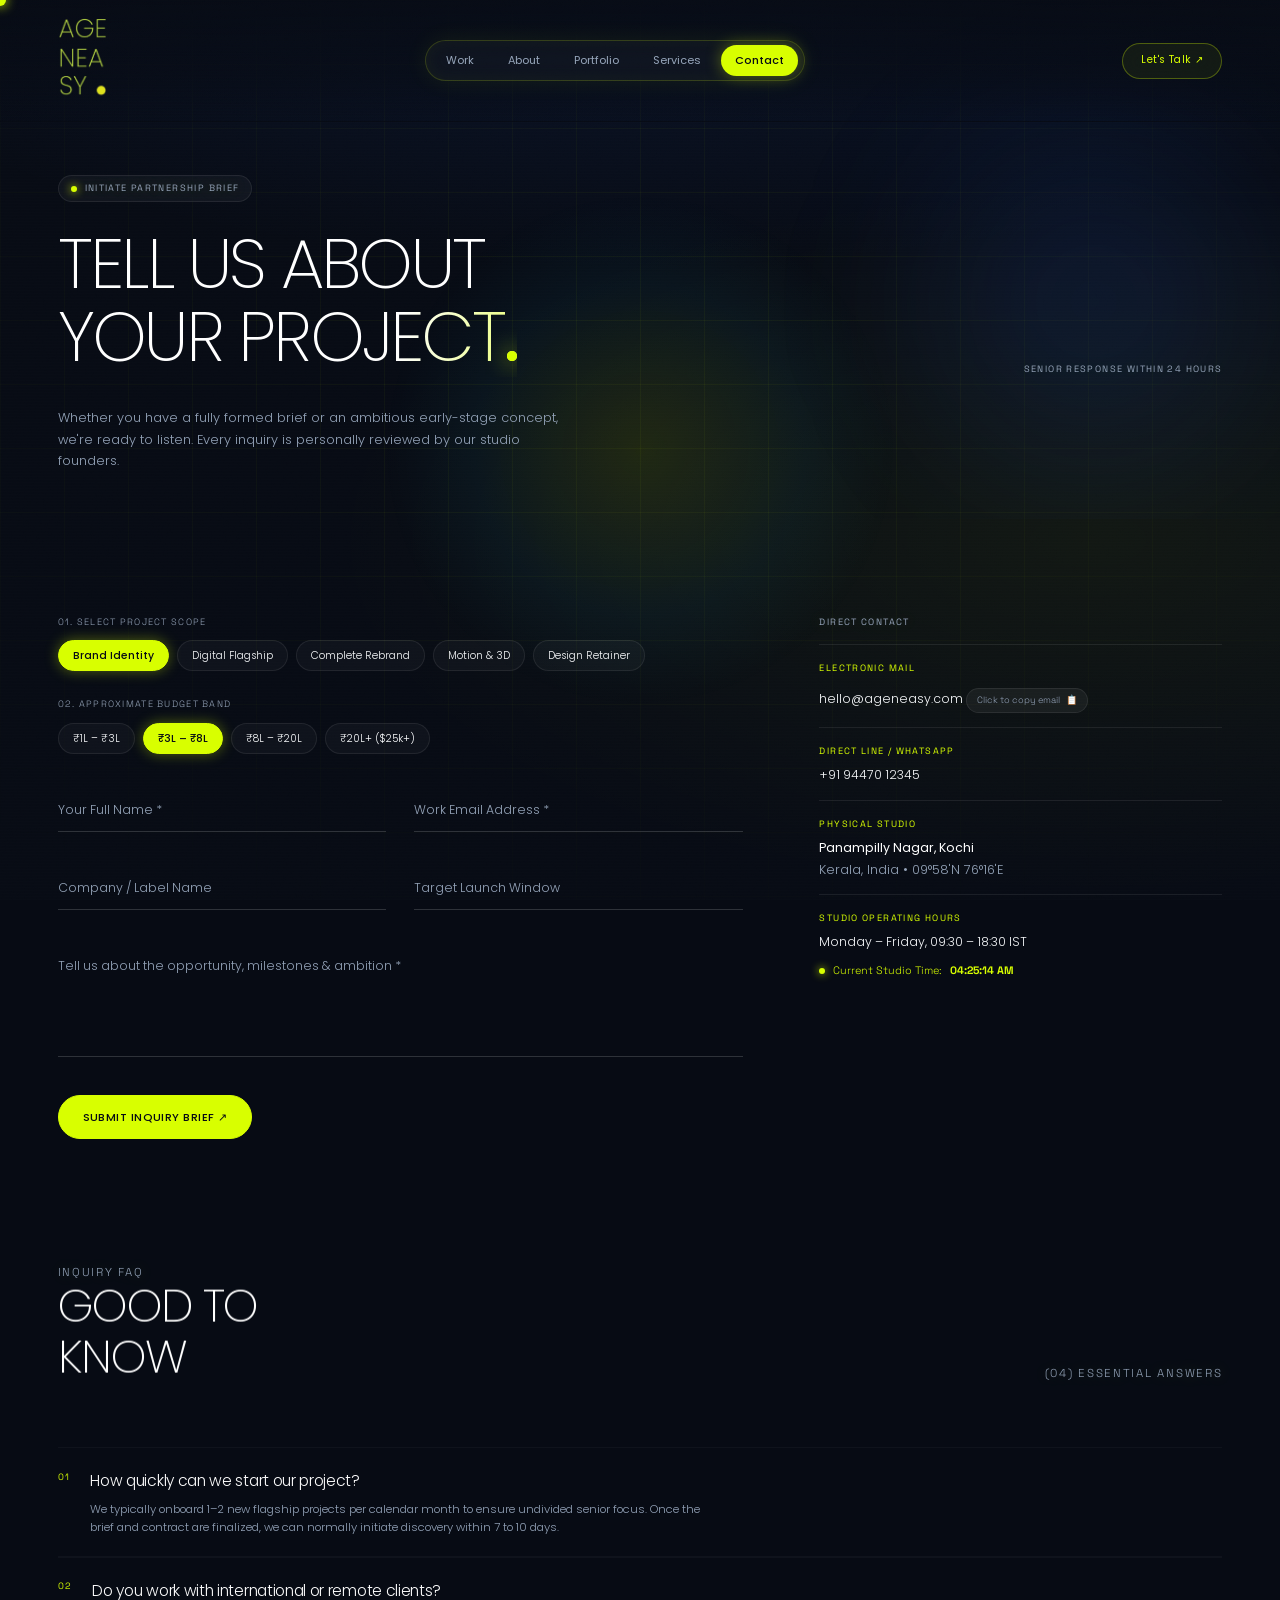
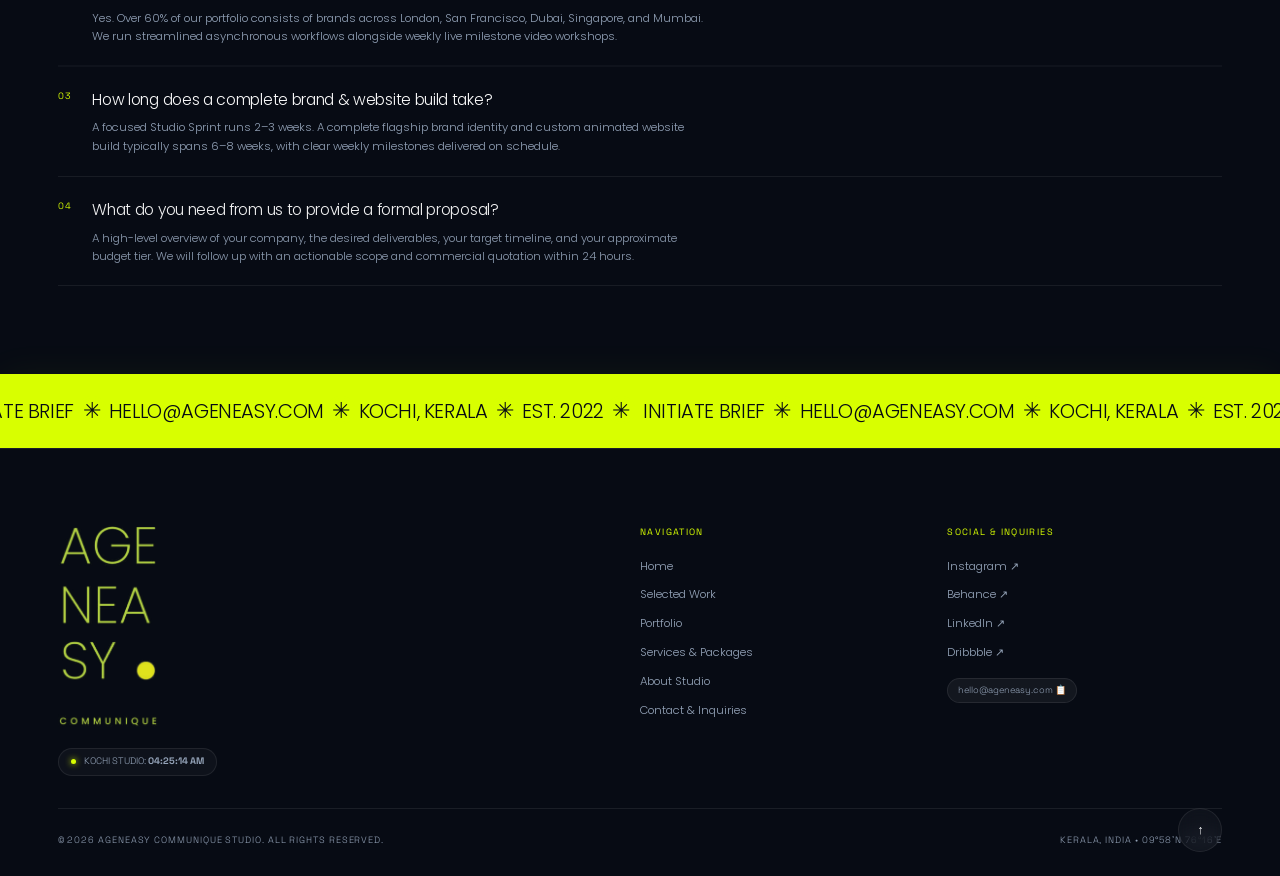
<file: contact.html>
<!DOCTYPE html>
<html lang="en">
<head>
<meta charset="UTF-8">
<meta name="viewport" content="width=device-width, initial-scale=1, viewport-fit=cover">
<title>Initiate a Brief — Ageneasy Communique Studio</title>
<meta name="description" content="Start a project with Ageneasy Communique. Independent brand identity and digital studio in Kerala, India. Direct response within 24 hours.">
<link rel="icon" href="data:image/svg+xml,%3Csvg xmlns='http://www.w3.org/2000/svg' viewBox='0 0 100 100'%3E%3Crect width='100' height='100' fill='%23070b14'/%3E%3Ccircle cx='50' cy='50' r='28' fill='%23d8ff00'/%3E%3C/svg%3E">
<link rel="preconnect" href="https://fonts.googleapis.com">
<link rel="preconnect" href="https://fonts.gstatic.com" crossorigin>
<link href="https://fonts.googleapis.com/css2?family=Plus+Jakarta+Sans:ital,wght@0,300;0,400;0,500;0,600;0,700;1,400&family=Poppins:wght@200;300;400;500;600&family=Space+Grotesk:wght@400;500;600;700&family=Syne:wght@600;700;800&display=swap" rel="stylesheet">
<link rel="stylesheet" href="styles.css">
<link rel="stylesheet" href="fx.css">
</head>
<body data-page="contact">
<div class="progress" aria-hidden="true"></div>
<div class="veil" aria-hidden="true"></div>
<div class="cursor" aria-hidden="true"><span></span></div>

<!-- NAVIGATION -->
<header class="nav" id="nav">
  <a href="index.html" class="logo" aria-label="Ageneasy Communique home"><img src="logo-mark.png" alt="Ageneasy Communique" height="46"></a>
  <nav class="nav-links" aria-label="Primary">
    <a href="work.html" data-nav="work">Work</a>
    <a href="about.html" data-nav="about">About</a>
    <a href="portfolio.html" data-nav="portfolio">Portfolio</a>
    <a href="services.html" data-nav="services">Services</a>
    <a href="contact.html" data-nav="contact">Contact</a>
  </nav>
  <a href="contact.html" class="btn btn-sm magnetic" data-cursor="TALK ↗">Let's Talk ↗</a>
  <button class="burger" aria-label="Open menu" aria-expanded="false">
    <span></span><span></span>
  </button>
</header>

<!-- MOBILE MENU -->
<div class="menu" id="menu" aria-hidden="true">
  <a href="index.html">Home</a>
  <a href="work.html">Work</a>
  <a href="about.html">About</a>
  <a href="portfolio.html">Portfolio</a>
  <a href="services.html">Services</a>
  <a href="contact.html">Contact</a>
  <p class="m-meta">
    <span>hello@ageneasy.com</span>
    <span>Kerala, India • 09°58'N 76°16'E</span>
  </p>
</div>

<main id="top">
<!-- PAGE HEADER -->
<section class="phead">
  <p class="eyebrow"><i></i>Initiate Partnership Brief</p>
  <div class="phead-row">
    <h1 class="mega">
      <span class="ln"><span>TELL US ABOUT</span></span>
      <span class="ln"><span>YOUR PROJECT<b class="dot">.</b></span></span>
    </h1>
    <p class="label">Senior response within 24 hours</p>
  </div>
  <p class="intro">Whether you have a fully formed brief or an ambitious early-stage concept, we're ready to listen. Every inquiry is personally reviewed by our studio founders.</p>
</section>

<!-- CONTACT SECTION -->
<section class="contact" id="contact" style="padding-top:clamp(20px,2.5vw,44px)">
  <div class="contact-grid">
    <form id="form" novalidate>
      <!-- Interactive Chips: Project Scope -->
      <div class="chip-group" data-multiple="false">
        <span class="chip-label">01. Select Project Scope</span>
        <div class="chips">
          <div class="chip active" data-target="type" data-value="Brand Identity">Brand Identity</div>
          <div class="chip" data-target="type" data-value="Digital Flagship">Digital Flagship</div>
          <div class="chip" data-target="type" data-value="Complete Rebrand">Complete Rebrand</div>
          <div class="chip" data-target="type" data-value="Motion &amp; 3D">Motion &amp; 3D</div>
          <div class="chip" data-target="type" data-value="Design Retainer">Design Retainer</div>
        </div>
      </div>

      <!-- Hidden selects synced with chips -->
      <div style="display:none">
        <select id="type" name="type">
          <option value="Brand Identity" selected>Brand Identity</option>
          <option value="Digital Flagship">Digital Flagship</option>
          <option value="Complete Rebrand">Complete Rebrand</option>
          <option value="Motion & 3D">Motion & 3D</option>
          <option value="Design Retainer">Design Retainer</option>
        </select>
        <select id="budget" name="budget">
          <option value="₹3L – ₹8L" selected>₹3L – ₹8L</option>
          <option value="₹1L – ₹3L">₹1L – ₹3L</option>
          <option value="₹8L – ₹20L">₹8L – ₹20L</option>
          <option value="₹20L+">₹20L+</option>
        </select>
      </div>

      <!-- Interactive Chips: Budget Band -->
      <div class="chip-group" data-multiple="false">
        <span class="chip-label">02. Approximate Budget Band</span>
        <div class="chips">
          <div class="chip" data-target="budget" data-value="₹1L – ₹3L">₹1L – ₹3L</div>
          <div class="chip active" data-target="budget" data-value="₹3L – ₹8L">₹3L – ₹8L</div>
          <div class="chip" data-target="budget" data-value="₹8L – ₹20L">₹8L – ₹20L</div>
          <div class="chip" data-target="budget" data-value="₹20L+">₹20L+ ($25k+)</div>
        </div>
      </div>

      <!-- Form Inputs -->
      <div class="f">
        <input id="name" name="name" placeholder=" " required autocomplete="name">
        <label for="name">Your Full Name *</label>
      </div>

      <div class="f">
        <input id="email" name="email" type="email" placeholder=" " required autocomplete="email">
        <label for="email">Work Email Address *</label>
      </div>

      <div class="f">
        <input id="company" name="company" placeholder=" " autocomplete="organization">
        <label for="company">Company / Label Name</label>
      </div>

      <div class="f">
        <input id="timeline" name="timeline" placeholder=" " autocomplete="off">
        <label for="timeline">Target Launch Window</label>
      </div>

      <div class="f full">
        <textarea id="message" name="message" rows="4" placeholder=" " required></textarea>
        <label for="message">Tell us about the opportunity, milestones &amp; ambition *</label>
      </div>

      <button type="submit" class="btn btn-fill magnetic" data-cursor="SEND ↗">
        SUBMIT INQUIRY BRIEF ↗
      </button>

      <p class="note" role="status" aria-live="polite"></p>
    </form>

    <!-- Studio Coordinates & Contact info -->
    <div class="details">
      <p class="eyebrow"><i></i>Direct Contact</p>
      
      <div class="blk">
        <small>Electronic Mail</small>
        <a href="mailto:hello@ageneasy.com" class="ul">hello@ageneasy.com</a>
        <button class="copy-pill" data-copy="hello@ageneasy.com" aria-label="Copy email address">
          <span>Click to copy email</span> 📋
        </button>
      </div>

      <div class="blk">
        <small>Direct Line / WhatsApp</small>
        <a href="tel:+919447000000" class="ul">+91 94470 12345</a>
      </div>

      <div class="blk">
        <small>Physical Studio</small>
        <p style="color:#fff;font-weight:400">Panampilly Nagar, Kochi</p>
        <p style="color:var(--mute);font-size:0.95rem">Kerala, India • 09°58'N 76°16'E</p>
      </div>

      <div class="blk">
        <small>Studio Operating Hours</small>
        <p>Monday – Friday, 09:30 – 18:30 IST</p>
        <div style="margin-top:8px">
          <span style="display:inline-flex;align-items:center;gap:8px;font-family:var(--f-mono);font-size:0.8rem;color:var(--lime)">
            <span style="width:6px;height:6px;border-radius:50%;background:var(--lime);box-shadow:0 0 8px var(--lime)"></span>
            Current Studio Time: <strong class="kerala-clock">10:30 AM IST</strong>
          </span>
        </div>
      </div>
    </div>
  </div>

  <!-- FAQ SECTION -->
  <div class="faq">
    <div class="head">
      <div>
        <p class="eyebrow"><i></i>Inquiry FAQ</p>
        <h2 class="big split">GOOD TO<br>KNOW</h2>
      </div>
      <p class="label">(04) Essential Answers</p>
    </div>
    <ul>
      <li>
        <span class="n">01</span>
        <div>
          <h4>How quickly can we start our project?</h4>
          <p>We typically onboard 1–2 new flagship projects per calendar month to ensure undivided senior focus. Once the brief and contract are finalized, we can normally initiate discovery within 7 to 10 days.</p>
        </div>
      </li>
      <li>
        <span class="n">02</span>
        <div>
          <h4>Do you work with international or remote clients?</h4>
          <p>Yes. Over 60% of our portfolio consists of brands across London, San Francisco, Dubai, Singapore, and Mumbai. We run streamlined asynchronous workflows alongside weekly live milestone video workshops.</p>
        </div>
      </li>
      <li>
        <span class="n">03</span>
        <div>
          <h4>How long does a complete brand &amp; website build take?</h4>
          <p>A focused Studio Sprint runs 2–3 weeks. A complete flagship brand identity and custom animated website build typically spans 6–8 weeks, with clear weekly milestones delivered on schedule.</p>
        </div>
      </li>
      <li>
        <span class="n">04</span>
        <div>
          <h4>What do you need from us to provide a formal proposal?</h4>
          <p>A high-level overview of your company, the desired deliverables, your target timeline, and your approximate budget tier. We will follow up with an actionable scope and commercial quotation within 24 hours.</p>
        </div>
      </li>
    </ul>
  </div>
</section>

<!-- MARQUEE -->
<section class="marquee alt" aria-label="Contact prompt">
  <div class="track">
    <span>INITIATE BRIEF<span class="star">✳</span>HELLO@AGENEASY.COM<span class="star">✳</span>KOCHI, KERALA<span class="star">✳</span>EST. 2022<span class="star">✳</span>&nbsp;</span>
    <span aria-hidden="true">INITIATE BRIEF<span class="star">✳</span>HELLO@AGENEASY.COM<span class="star">✳</span>KOCHI, KERALA<span class="star">✳</span>EST. 2022<span class="star">✳</span>&nbsp;</span>
  </div>
</section>
</main>

<!-- FOOTER -->
<footer class="footer">
  <div>
    <div class="big-logo"><img src="logo.png" alt="Ageneasy Communique" width="150"></div>
    <div class="footer-clock">
      <span class="dot-live"></span>
      <span>KOCHI STUDIO: <strong class="kerala-clock">10:30 AM IST</strong></span>
    </div>
  </div>
  <nav aria-label="Footer Pages">
    <small>Navigation</small>
    <a class="ul" href="index.html">Home</a>
    <a class="ul" href="work.html">Selected Work</a>
    <a class="ul" href="portfolio.html">Portfolio</a>
    <a class="ul" href="services.html">Services &amp; Packages</a>
    <a class="ul" href="about.html">About Studio</a>
    <a class="ul" href="contact.html">Contact &amp; Inquiries</a>
  </nav>
  <nav aria-label="Social Channels">
    <small>Social &amp; Inquiries</small>
    <a class="ul" href="https://www.instagram.com/" target="_blank" rel="noopener">Instagram ↗</a>
    <a class="ul" href="https://www.behance.net/" target="_blank" rel="noopener">Behance ↗</a>
    <a class="ul" href="https://www.linkedin.com/" target="_blank" rel="noopener">LinkedIn ↗</a>
    <a class="ul" href="https://dribbble.com/" target="_blank" rel="noopener">Dribbble ↗</a>
    <a class="copy-pill" data-copy="hello@ageneasy.com">hello@ageneasy.com 📋</a>
  </nav>
  <div class="copy">
    <p>© 2026 AGENEASY COMMUNIQUE STUDIO. ALL RIGHTS RESERVED.</p>
    <p>KERALA, INDIA • 09°58'N 76°16'E</p>
  </div>
  <button class="totop" aria-label="Back to top">↑</button>
</footer>

<script src="vendor/gsap.min.js"></script>
<script src="vendor/ScrollTrigger.min.js"></script>
<script src="vendor/lenis.min.js"></script>
<script src="main.js"></script>
<script src="fx.js"></script>
</body>
</html>
</file>
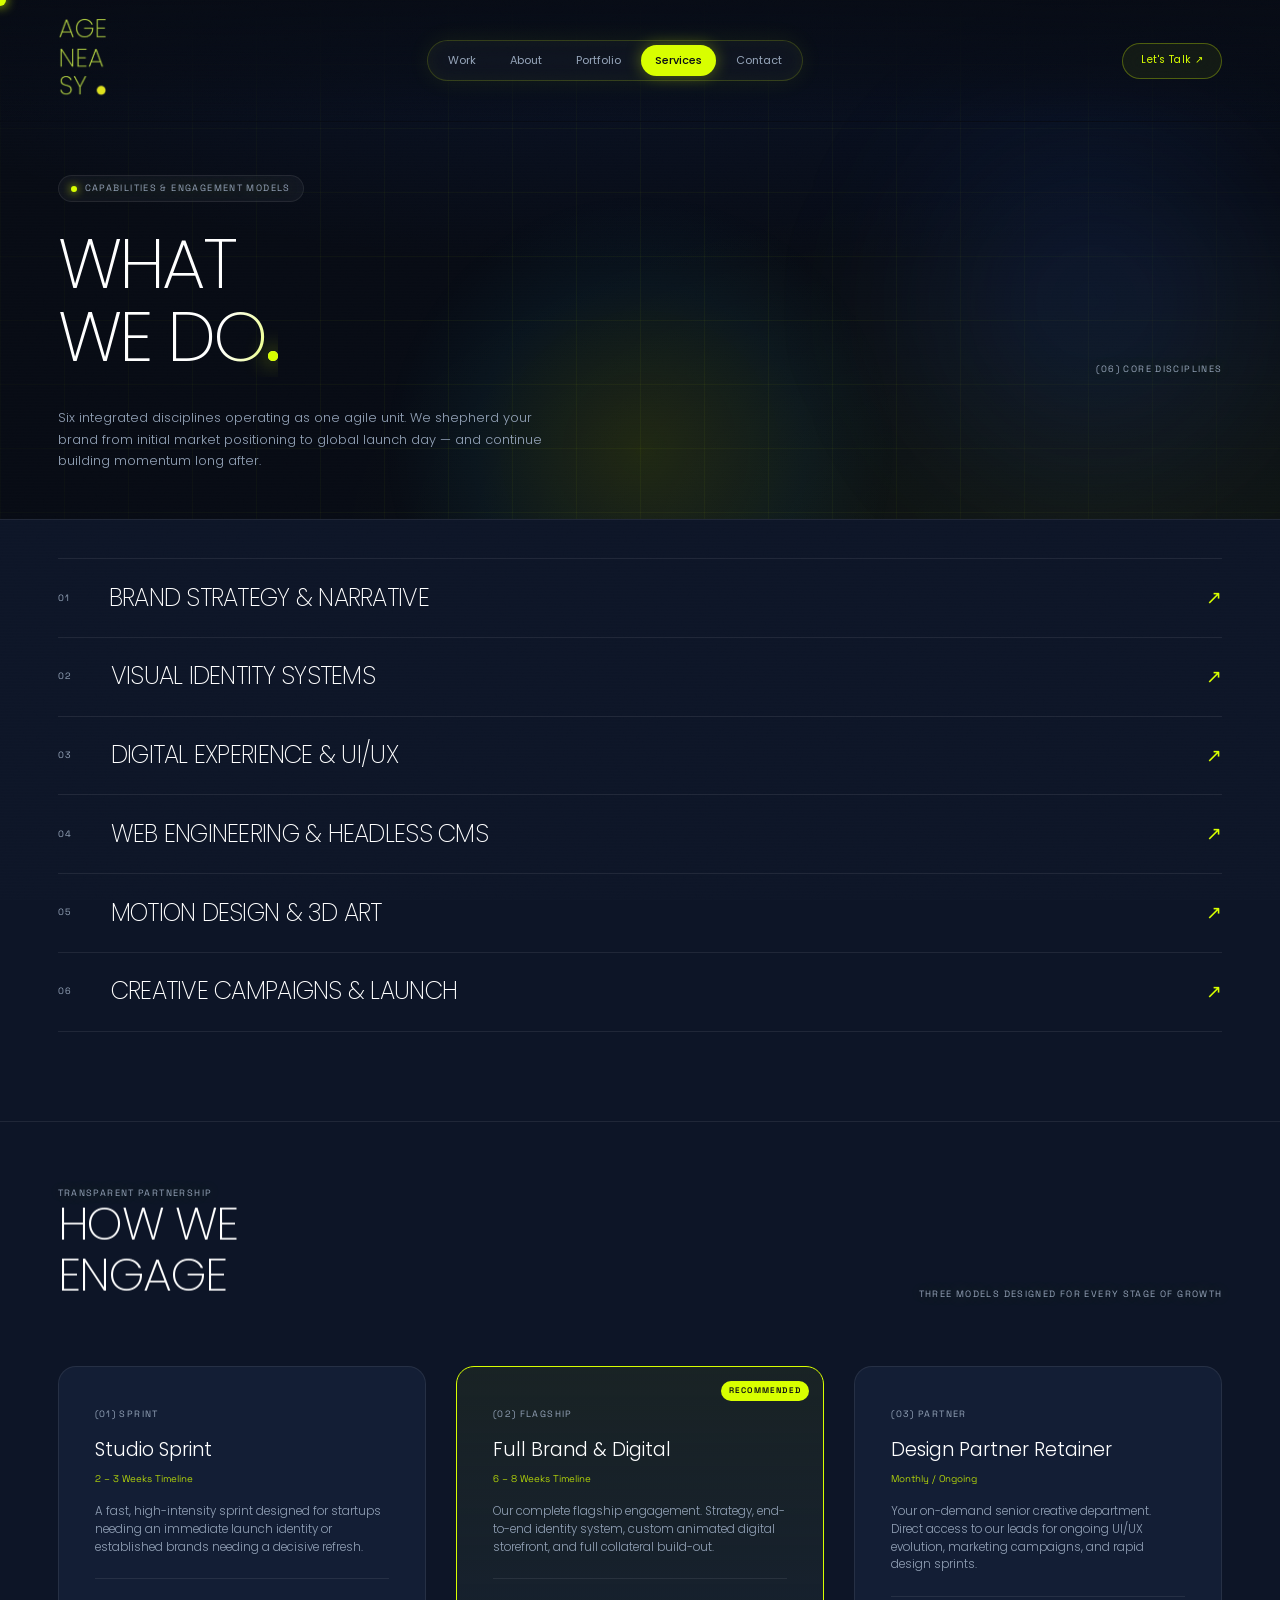
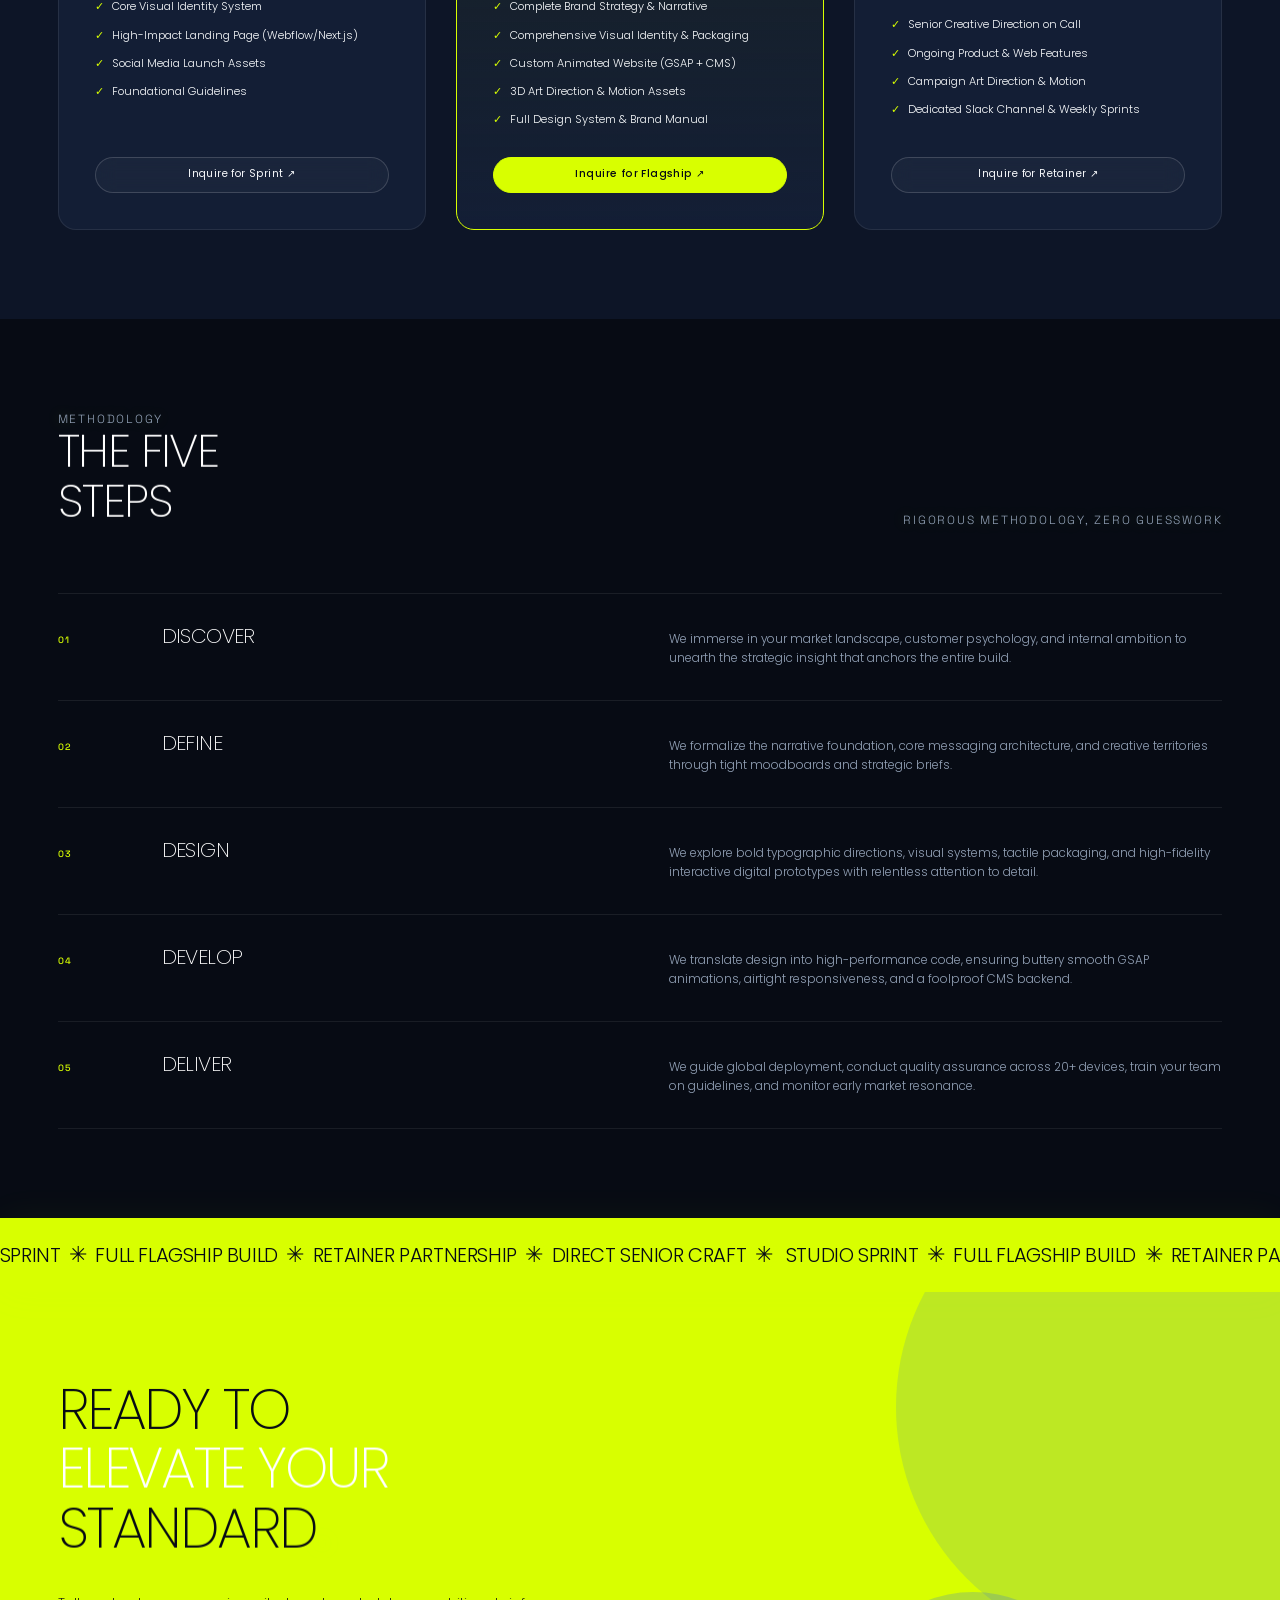
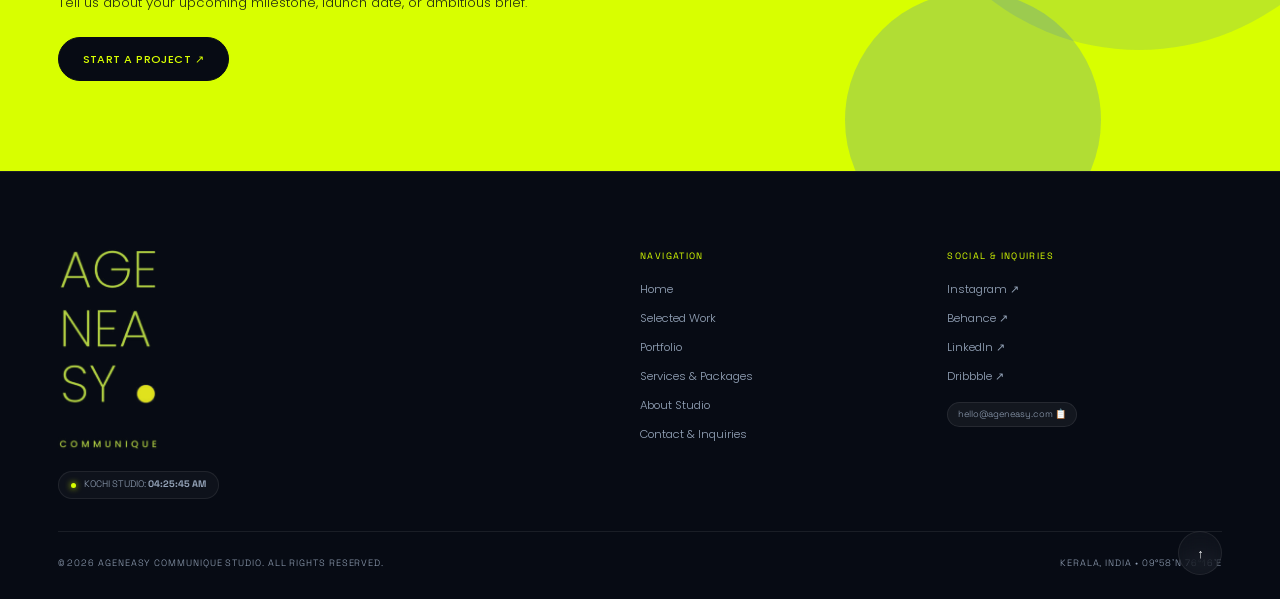
<file: services.html>
<!DOCTYPE html>
<html lang="en">
<head>
<meta charset="UTF-8">
<meta name="viewport" content="width=device-width, initial-scale=1, viewport-fit=cover">
<title>Services &amp; Engagement Models — Ageneasy Communique Studio</title>
<meta name="description" content="Brand strategy, visual identity systems, bespoke web engineering, motion and creative direction by Ageneasy Communique. Transparent engagement models.">
<link rel="icon" href="data:image/svg+xml,%3Csvg xmlns='http://www.w3.org/2000/svg' viewBox='0 0 100 100'%3E%3Crect width='100' height='100' fill='%23070b14'/%3E%3Ccircle cx='50' cy='50' r='28' fill='%23d8ff00'/%3E%3C/svg%3E">
<link rel="preconnect" href="https://fonts.googleapis.com">
<link rel="preconnect" href="https://fonts.gstatic.com" crossorigin>
<link href="https://fonts.googleapis.com/css2?family=Plus+Jakarta+Sans:ital,wght@0,300;0,400;0,500;0,600;0,700;1,400&family=Poppins:wght@200;300;400;500;600&family=Space+Grotesk:wght@400;500;600;700&family=Syne:wght@600;700;800&display=swap" rel="stylesheet">
<link rel="stylesheet" href="styles.css">
<link rel="stylesheet" href="fx.css">
</head>
<body data-page="services">
<div class="progress" aria-hidden="true"></div>
<div class="veil" aria-hidden="true"></div>
<div class="cursor" aria-hidden="true"><span></span></div>

<!-- NAVIGATION -->
<header class="nav" id="nav">
  <a href="index.html" class="logo" aria-label="Ageneasy Communique home"><img src="logo-mark.png" alt="Ageneasy Communique" height="46"></a>
  <nav class="nav-links" aria-label="Primary">
    <a href="work.html" data-nav="work">Work</a>
    <a href="about.html" data-nav="about">About</a>
    <a href="portfolio.html" data-nav="portfolio">Portfolio</a>
    <a href="services.html" data-nav="services">Services</a>
    <a href="contact.html" data-nav="contact">Contact</a>
  </nav>
  <a href="contact.html" class="btn btn-sm magnetic" data-cursor="TALK ↗">Let's Talk ↗</a>
  <button class="burger" aria-label="Open menu" aria-expanded="false">
    <span></span><span></span>
  </button>
</header>

<!-- MOBILE MENU -->
<div class="menu" id="menu" aria-hidden="true">
  <a href="index.html">Home</a>
  <a href="work.html">Work</a>
  <a href="about.html">About</a>
  <a href="portfolio.html">Portfolio</a>
  <a href="services.html">Services</a>
  <a href="contact.html">Contact</a>
  <p class="m-meta">
    <span>hello@ageneasy.com</span>
    <span>Kerala, India • 09°58'N 76°16'E</span>
  </p>
</div>

<main id="top">
<!-- PAGE HEADER -->
<section class="phead">
  <p class="eyebrow"><i></i>Capabilities &amp; Engagement Models</p>
  <div class="phead-row">
    <h1 class="mega">
      <span class="ln"><span>WHAT</span></span>
      <span class="ln"><span>WE DO<b class="dot">.</b></span></span>
    </h1>
    <p class="label">(06) Core Disciplines</p>
  </div>
  <p class="intro">Six integrated disciplines operating as one agile unit. We shepherd your brand from initial market positioning to global launch day — and continue building momentum long after.</p>
</section>

<!-- SERVICES ACCORDION -->
<section class="services" style="padding-top:clamp(24px,3vw,48px)">
  <ul>
    <li class="svc" data-cursor="EXPAND +">
      <div class="row">
        <span class="n">01</span>
        <h3>BRAND STRATEGY &amp; NARRATIVE</h3>
        <i class="arr">↗</i>
      </div>
      <p class="desc">We dissect market landscapes, extract your singular unfair advantage, and formulate brand positioning that makes competitors irrelevant. No academic jargon — just decisive strategic clarity.</p>
      <div class="tags">
        <span>Competitive Audit</span><span>Market Positioning</span><span>Naming Architecture</span><span>Brand Manifesto</span><span>Tone of Voice</span>
      </div>
    </li>
    <li class="svc" data-cursor="EXPAND +">
      <div class="row">
        <span class="n">02</span>
        <h3>VISUAL IDENTITY SYSTEMS</h3>
        <i class="arr">↗</i>
      </div>
      <p class="desc">Distinctive logotypes, custom typography hierarchies, structural colour systems, and packaging architecture built to command attention on crowded shelves and small screens alike.</p>
      <div class="tags">
        <span>Logomark Design</span><span>Typography Curation</span><span>Design Token System</span><span>Sustainable Packaging</span><span>Guidelines Portal</span>
      </div>
    </li>
    <li class="svc" data-cursor="EXPAND +">
      <div class="row">
        <span class="n">03</span>
        <h3>DIGITAL EXPERIENCE &amp; UI/UX</h3>
        <i class="arr">↗</i>
      </div>
      <p class="desc">Web and product interfaces designed around human behavioral nuance, editorial elegance, and micro-interactions that elevate ordinary browsing into an immersive ritual.</p>
      <div class="tags">
        <span>Information Architecture</span><span>High-Fidelity UI</span><span>Interactive Prototypes</span><span>Design Systems in Figma</span>
      </div>
    </li>
    <li class="svc" data-cursor="EXPAND +">
      <div class="row">
        <span class="n">04</span>
        <h3>WEB ENGINEERING &amp; HEADLESS CMS</h3>
        <i class="arr">↗</i>
      </div>
      <p class="desc">Bespoke front-end engineering with Next.js, Webflow, and GSAP. Clean code, sub-second load times, smooth scrolling physics, and headless content management that your marketing team will love.</p>
      <div class="tags">
        <span>Next.js / React</span><span>Webflow Development</span><span>GSAP &amp; WebGL Motion</span><span>Headless Shopify &amp; Sanity</span><span>Lighthouse 95+ SEO</span>
      </div>
    </li>
    <li class="svc" data-cursor="EXPAND +">
      <div class="row">
        <span class="n">05</span>
        <h3>MOTION DESIGN &amp; 3D ART</h3>
        <i class="arr">↗</i>
      </div>
      <p class="desc">Procedural 3D simulations, kinetic typography, cinematic launch films, and interactive micro-animations that give your digital ecosystem visceral rhythm and presence.</p>
      <div class="tags">
        <span>Kinetic Typography</span><span>3D Product CGI</span><span>Brand Launch Films</span><span>Lottie &amp; Rive Animations</span>
      </div>
    </li>
    <li class="svc" data-cursor="EXPAND +">
      <div class="row">
        <span class="n">06</span>
        <h3>CREATIVE CAMPAIGNS &amp; LAUNCH</h3>
        <i class="arr">↗</i>
      </div>
      <p class="desc">Integrated launch campaigns, digital marketing collateral, and cultural activations that generate sustained momentum rather than temporary spikes.</p>
      <div class="tags">
        <span>Go-To-Market Strategy</span><span>Editorial Art Direction</span><span>Social Media Toolkits</span><span>Campaign Collateral</span>
      </div>
    </li>
  </ul>
</section>

<!-- ENGAGEMENT PACKAGES -->
<section style="background:var(--ink-2);padding-top:clamp(40px,5vw,72px)">
  <div class="head">
    <div>
      <p class="eyebrow"><i></i>Transparent Partnership</p>
      <h2 class="big split">HOW WE<br>ENGAGE</h2>
    </div>
    <p class="label">Three models designed for every stage of growth</p>
  </div>

  <div class="packages-grid">
    <!-- Package 1 -->
    <div class="pkg-card">
      <div>
        <span class="n">(01) SPRINT</span>
        <h3>Studio Sprint</h3>
        <p class="pkg-timing">2 – 3 Weeks Timeline</p>
        <p>A fast, high-intensity sprint designed for startups needing an immediate launch identity or established brands needing a decisive refresh.</p>
        <ul>
          <li>Core Visual Identity System</li>
          <li>High-Impact Landing Page (Webflow/Next.js)</li>
          <li>Social Media Launch Assets</li>
          <li>Foundational Guidelines</li>
        </ul>
      </div>
      <a href="contact.html" class="btn btn-sm magnetic" data-cursor="INQUIRE ↗">Inquire for Sprint ↗</a>
    </div>

    <!-- Package 2 (Featured) -->
    <div class="pkg-card featured">
      <div>
        <span class="n">(02) FLAGSHIP</span>
        <h3>Full Brand &amp; Digital</h3>
        <p class="pkg-timing">6 – 8 Weeks Timeline</p>
        <p>Our complete flagship engagement. Strategy, end-to-end identity system, custom animated digital storefront, and full collateral build-out.</p>
        <ul>
          <li>Complete Brand Strategy &amp; Narrative</li>
          <li>Comprehensive Visual Identity &amp; Packaging</li>
          <li>Custom Animated Website (GSAP + CMS)</li>
          <li>3D Art Direction &amp; Motion Assets</li>
          <li>Full Design System &amp; Brand Manual</li>
        </ul>
      </div>
      <a href="contact.html" class="btn btn-fill btn-sm magnetic" data-cursor="INQUIRE ↗">Inquire for Flagship ↗</a>
    </div>

    <!-- Package 3 -->
    <div class="pkg-card">
      <div>
        <span class="n">(03) PARTNER</span>
        <h3>Design Partner Retainer</h3>
        <p class="pkg-timing">Monthly / Ongoing</p>
        <p>Your on-demand senior creative department. Direct access to our leads for ongoing UI/UX evolution, marketing campaigns, and rapid design sprints.</p>
        <ul>
          <li>Senior Creative Direction on Call</li>
          <li>Ongoing Product &amp; Web Features</li>
          <li>Campaign Art Direction &amp; Motion</li>
          <li>Dedicated Slack Channel &amp; Weekly Sprints</li>
        </ul>
      </div>
      <a href="contact.html" class="btn btn-sm magnetic" data-cursor="INQUIRE ↗">Inquire for Retainer ↗</a>
    </div>
  </div>
</section>

<!-- PROCESS SECTION -->
<section class="process" id="process">
  <div class="head">
    <div>
      <p class="eyebrow"><i></i>Methodology</p>
      <h2 class="big split">THE FIVE<br>STEPS</h2>
    </div>
    <p class="label">Rigorous methodology, zero guesswork</p>
  </div>
  <ol>
    <li>
      <span class="n">01</span>
      <h3>DISCOVER</h3>
      <p>We immerse in your market landscape, customer psychology, and internal ambition to unearth the strategic insight that anchors the entire build.</p>
    </li>
    <li>
      <span class="n">02</span>
      <h3>DEFINE</h3>
      <p>We formalize the narrative foundation, core messaging architecture, and creative territories through tight moodboards and strategic briefs.</p>
    </li>
    <li>
      <span class="n">03</span>
      <h3>DESIGN</h3>
      <p>We explore bold typographic directions, visual systems, tactile packaging, and high-fidelity interactive digital prototypes with relentless attention to detail.</p>
    </li>
    <li>
      <span class="n">04</span>
      <h3>DEVELOP</h3>
      <p>We translate design into high-performance code, ensuring buttery smooth GSAP animations, airtight responsiveness, and a foolproof CMS backend.</p>
    </li>
    <li>
      <span class="n">05</span>
      <h3>DELIVER</h3>
      <p>We guide global deployment, conduct quality assurance across 20+ devices, train your team on guidelines, and monitor early market resonance.</p>
    </li>
  </ol>
</section>

<!-- MARQUEE -->
<section class="marquee alt" aria-label="Engagement models">
  <div class="track">
    <span>STUDIO SPRINT<span class="star">✳</span>FULL FLAGSHIP BUILD<span class="star">✳</span>RETAINER PARTNERSHIP<span class="star">✳</span>DIRECT SENIOR CRAFT<span class="star">✳</span>&nbsp;</span>
    <span aria-hidden="true">STUDIO SPRINT<span class="star">✳</span>FULL FLAGSHIP BUILD<span class="star">✳</span>RETAINER PARTNERSHIP<span class="star">✳</span>DIRECT SENIOR CRAFT<span class="star">✳</span>&nbsp;</span>
  </div>
</section>

<!-- CTA -->
<section class="cta">
  <div class="blob b1" aria-hidden="true"></div>
  <div class="blob b2" aria-hidden="true"></div>
  <h2 class="mega small">
    <span class="ln"><span>READY TO</span></span>
    <span class="ln"><span>ELEVATE YOUR</span></span>
    <span class="ln"><span>STANDARD<b class="dot">.</b></span></span>
  </h2>
  <p>Tell us about your upcoming milestone, launch date, or ambitious brief.</p>
  <a href="contact.html" class="btn btn-ink magnetic" data-cursor="START ↗">START A PROJECT ↗</a>
</section>
</main>

<!-- FOOTER -->
<footer class="footer">
  <div>
    <div class="big-logo"><img src="logo.png" alt="Ageneasy Communique" width="150"></div>
    <div class="footer-clock">
      <span class="dot-live"></span>
      <span>KOCHI STUDIO: <strong class="kerala-clock">10:30 AM IST</strong></span>
    </div>
  </div>
  <nav aria-label="Footer Pages">
    <small>Navigation</small>
    <a class="ul" href="index.html">Home</a>
    <a class="ul" href="work.html">Selected Work</a>
    <a class="ul" href="portfolio.html">Portfolio</a>
    <a class="ul" href="services.html">Services &amp; Packages</a>
    <a class="ul" href="about.html">About Studio</a>
    <a class="ul" href="contact.html">Contact &amp; Inquiries</a>
  </nav>
  <nav aria-label="Social Channels">
    <small>Social &amp; Inquiries</small>
    <a class="ul" href="https://www.instagram.com/" target="_blank" rel="noopener">Instagram ↗</a>
    <a class="ul" href="https://www.behance.net/" target="_blank" rel="noopener">Behance ↗</a>
    <a class="ul" href="https://www.linkedin.com/" target="_blank" rel="noopener">LinkedIn ↗</a>
    <a class="ul" href="https://dribbble.com/" target="_blank" rel="noopener">Dribbble ↗</a>
    <a class="copy-pill" data-copy="hello@ageneasy.com">hello@ageneasy.com 📋</a>
  </nav>
  <div class="copy">
    <p>© 2026 AGENEASY COMMUNIQUE STUDIO. ALL RIGHTS RESERVED.</p>
    <p>KERALA, INDIA • 09°58'N 76°16'E</p>
  </div>
  <button class="totop" aria-label="Back to top">↑</button>
</footer>

<script src="vendor/gsap.min.js"></script>
<script src="vendor/ScrollTrigger.min.js"></script>
<script src="vendor/lenis.min.js"></script>
<script src="main.js"></script>
<script src="fx.js"></script>
</body>
</html>
</file>
<file: styles.css>
/* =========================================================
   AGENEASY COMMUNIQUE — Design System & Styles
   Ultra-modern, award-winning creative agency aesthetic
   Soft, rounded, elegant lightweight typography (less bold, less edges)
   ========================================================= */

/* 1. VARIABLES ------------------------------------------------ */
:root {
  --ink: #070b14;
  --ink-2: #0d1527;
  --ink-3: #131e35;
  --ink-glass: rgba(13, 21, 39, 0.72);
  --ink-glass-border: rgba(255, 255, 255, 0.09);
  --paper: #f6f8f0;
  --lime: #d8ff00;
  --lime-dim: rgba(216, 255, 0, 0.12);
  --lime-glow: rgba(216, 255, 0, 0.35);
  --blue: #2563eb;
  --blue-glow: rgba(37, 99, 235, 0.4);
  --fg: #f8fafc;
  --mute: #94a3b8;
  --line: rgba(255, 255, 255, 0.08);
  --line-strong: rgba(255, 255, 255, 0.16);
  --line-accent: rgba(216, 255, 0, 0.4);
  
  --pad: clamp(20px, 4.5vw, 64px);
  --f-display: 'Poppins', sans-serif;
  --f-logo: 'Poppins', sans-serif;
  --f-body: 'Poppins', sans-serif;
  --f-mono: 'Space Grotesk', sans-serif;
  
  --radius-sm: 10px;
  --radius-md: 18px;
  --radius-lg: 24px;
  --radius-pill: 9999px;
  
  --ease: cubic-bezier(0.16, 1, 0.3, 1);
  --ease-spring: cubic-bezier(0.34, 1.56, 0.64, 1);
  
  --grain: url("data:image/svg+xml,%3Csvg xmlns='http://www.w3.org/2000/svg' width='200' height='200'%3E%3Cfilter id='n'%3E%3CfeTurbulence type='fractalNoise' baseFrequency='.8' numOctaves='3' stitchTiles='stitch'/%3E%3C/filter%3E%3Crect width='100%25' height='100%25' filter='url(%23n)' opacity='0.05'/%3E%3C/svg%3E");
}

/* 2. RESET & BASE --------------------------------------------- */
*, *::before, *::after {
  box-sizing: border-box;
  margin: 0;
  padding: 0;
}

html {
  font-size: 13.5px;
  scroll-behavior: auto;
  -webkit-text-size-adjust: 100%;
  background: var(--ink);
  color: var(--fg);
}

html.lenis, html.lenis body {
  height: auto;
}

.lenis.lenis-smooth {
  scroll-behavior: auto !important;
}

body {
  background: var(--ink);
  color: var(--fg);
  font-family: var(--f-body);
  font-weight: 300;
  font-size: 0.94rem;
  line-height: 1.65;
  overflow-x: hidden;
  -webkit-font-smoothing: antialiased;
  -moz-osx-font-smoothing: grayscale;
  position: relative;
  background-image: 
    radial-gradient(ellipse 80% 50% at 50% -20%, rgba(37, 99, 235, 0.15), transparent),
    radial-gradient(ellipse 60% 40% at 85% 60%, rgba(216, 255, 0, 0.05), transparent);
  background-attachment: fixed;
}

/* Analog fine film grain overlay */
body::after {
  content: "";
  position: fixed;
  inset: 0;
  z-index: 95;
  pointer-events: none;
  background-image: var(--grain);
  opacity: 0.7;
  mix-blend-mode: overlay;
}

a {
  color: inherit;
  text-decoration: none;
  transition: color 0.3s var(--ease);
}

ul, ol {
  list-style: none;
}

img {
  display: block;
  width: 100%;
  height: 100%;
  object-fit: cover;
}

button, input, select, textarea {
  font: inherit;
  color: inherit;
  background: none;
  border: 0;
  outline: 0;
}

:focus-visible {
  outline: 2px solid var(--lime);
  outline-offset: 3px;
}

section {
  position: relative;
  padding: clamp(52px, 7vw, 105px) var(--pad);
}

main {
  position: relative;
  z-index: 10;
}

/* 3. TYPOGRAPHY (Soft, Rounded, Less Bold, Less Edges) -------- */
.mega {
  font-family: var(--f-display);
  font-weight: 200;
  font-size: clamp(2rem, 5.4vw, 5.2rem);
  line-height: 0.98;
  letter-spacing: -0.04em;
  text-transform: uppercase;
  color: #fff;
}

.mega.small {
  font-size: clamp(1.75rem, 4.4vw, 4.1rem);
  font-weight: 200;
}

.big {
  font-family: var(--f-display);
  font-weight: 200;
  font-size: clamp(1.6rem, 3.6vw, 3.4rem);
  line-height: 1.02;
  letter-spacing: -0.035em;
  text-transform: uppercase;
  color: #fff;
}

.label, .n, small, .eyebrow {
  font-family: var(--f-mono);
  font-size: 0.68rem;
  letter-spacing: 0.15em;
  text-transform: uppercase;
  color: var(--mute);
  font-weight: 400;
}

.ln {
  display: block;
  overflow: hidden;
  padding-bottom: 0.08em;
}

.ln > span {
  display: block;
  will-change: transform;
}

.dot {
  color: var(--lime);
  font-weight: 500;
  text-shadow: 0 0 16px var(--lime-glow);
}

.ul {
  position: relative;
  display: inline-flex;
  align-items: center;
  gap: 4px;
}

.ul::after {
  content: "";
  position: absolute;
  left: 0;
  bottom: -2px;
  width: 100%;
  height: 1.5px;
  background: var(--lime);
  transform: scaleX(0);
  transform-origin: right;
  transition: transform 0.4s var(--ease);
}

.ul:hover::after {
  transform: scaleX(1);
  transform-origin: left;
}

.head {
  display: flex;
  justify-content: space-between;
  align-items: flex-end;
  gap: 20px;
  margin-bottom: clamp(36px, 5vw, 76px);
  position: relative;
}

.rule {
  height: 1px;
  background: var(--line);
  width: 100%;
}

/* Sub-page header */
.phead {
  padding-top: clamp(120px, 15vw, 175px);
  padding-bottom: clamp(30px, 4vw, 48px);
  position: relative;
  overflow: hidden;
}

.phead::before {
  content: "";
  position: absolute;
  top: 10%;
  right: -5%;
  width: 45vw;
  height: 45vw;
  max-width: 500px;
  max-height: 500px;
  border-radius: 50%;
  background: radial-gradient(circle, rgba(37, 99, 235, 0.15) 0%, transparent 70%);
  filter: blur(60px);
  pointer-events: none;
  z-index: 0;
}

.phead .eyebrow {
  display: inline-flex;
  align-items: center;
  gap: 8px;
  margin-bottom: clamp(16px, 2.4vw, 28px);
  padding: 5px 12px;
  border-radius: var(--radius-pill);
  background: rgba(255, 255, 255, 0.04);
  border: 1px solid var(--line);
  backdrop-filter: blur(10px);
}

.phead .eyebrow i {
  width: 6px;
  height: 6px;
  border-radius: 50%;
  background: var(--lime);
  display: inline-block;
  box-shadow: 0 0 8px var(--lime);
}

.phead .intro {
  margin-top: clamp(18px, 2.4vw, 32px);
  max-width: 500px;
  color: var(--mute);
  font-size: 0.95rem;
  line-height: 1.65;
  font-weight: 300;
}

.phead-row {
  display: flex;
  justify-content: space-between;
  align-items: flex-end;
  gap: 24px;
  flex-wrap: wrap;
  position: relative;
  z-index: 1;
}

/* 4. NAVIGATION & PREVIOUS LOGO ------------------------------- */
.nav {
  position: fixed;
  inset: 0 0 auto;
  z-index: 70;
  display: flex;
  align-items: center;
  justify-content: space-between;
  gap: 20px;
  padding: 18px var(--pad);
  background: linear-gradient(180deg, rgba(7, 11, 20, 0.9) 0%, rgba(7, 11, 20, 0.6) 60%, transparent 100%);
  border-bottom: 1px solid transparent;
  transition: background 0.4s var(--ease), padding 0.4s var(--ease), border-color 0.4s var(--ease), backdrop-filter 0.4s;
}

.nav.scrolled {
  background: rgba(7, 11, 20, 0.85);
  backdrop-filter: blur(18px) saturate(180%);
  -webkit-backdrop-filter: blur(18px) saturate(180%);
  border-bottom-color: var(--line);
  padding-block: 12px;
  box-shadow: 0 8px 24px rgba(0, 0, 0, 0.35);
}

/* PREVIOUS LOGO: Exact clean Poppins geometry */
.logo {
  font-family: var(--f-logo);
  font-weight: 400;
  letter-spacing: 0.18em;
  font-size: 1.12rem;
  color: #fff;
  display: inline-flex;
  align-items: baseline;
  gap: 7px;
  white-space: nowrap;
  position: relative;
  z-index: 2;
}

.logo i {
  width: 0.5em;
  height: 0.5em;
  border-radius: 50%;
  background: var(--lime);
  display: inline-block;
  box-shadow: 0 0 10px var(--lime);
  transition: transform 0.5s var(--ease);
}

.logo:hover i {
  transform: scale(1.45);
}

.nav-links {
  position: relative;
  display: flex;
  align-items: center;
  gap: 6px;
  padding: 4px 6px;
  background: rgba(255, 255, 255, 0.03);
  border: 1px solid var(--line);
  border-radius: var(--radius-pill);
  backdrop-filter: blur(12px);
  font-size: 0.82rem;
  font-weight: 400;
}

.nav-links a {
  position: relative;
  padding: 6px 14px;
  border-radius: var(--radius-pill);
  color: var(--mute);
  transition: color 0.3s, background 0.3s;
}

.nav-links a:hover {
  color: #fff;
  background: rgba(255, 255, 255, 0.06);
}

.nav-links a.on {
  color: var(--ink);
  background: var(--lime);
  font-weight: 500;
  box-shadow: 0 0 16px rgba(216, 255, 0, 0.35);
}

.nav > .btn {
  border-color: rgba(216, 255, 0, 0.3);
  color: var(--lime);
  background: rgba(216, 255, 0, 0.06);
}

.nav > .btn:hover {
  background: var(--lime);
  color: var(--ink);
  border-color: var(--lime);
  box-shadow: 0 0 20px rgba(216, 255, 0, 0.45);
}

.burger {
  display: none;
  width: 40px;
  height: 40px;
  position: relative;
  z-index: 80;
  border: 1px solid var(--line);
  border-radius: 50%;
  background: rgba(255, 255, 255, 0.03);
  backdrop-filter: blur(10px);
  cursor: pointer;
  transition: border-color 0.3s, background 0.3s;
}

.burger:hover {
  border-color: var(--lime);
}

.burger span {
  position: absolute;
  left: 11px;
  right: 11px;
  height: 1.5px;
  background: #fff;
  transition: transform 0.4s var(--ease), background 0.4s;
}

.burger span:first-child { top: 16px; }
.burger span:last-child { top: 23px; }

.burger.open span:first-child {
  transform: translateY(3.5px) rotate(45deg);
  background: var(--ink);
}

.burger.open span:last-child {
  transform: translateY(-3.5px) rotate(-45deg);
  background: var(--ink);
}

.menu {
  position: fixed;
  inset: 0;
  z-index: 60;
  background: var(--lime);
  color: var(--ink);
  display: flex;
  flex-direction: column;
  justify-content: center;
  gap: 4px;
  padding: var(--pad);
  clip-path: inset(0 0 100% 0);
  visibility: hidden;
}

.menu a {
  font-family: var(--f-display);
  font-size: clamp(2rem, 8vw, 3.4rem);
  font-weight: 200;
  letter-spacing: -0.03em;
  line-height: 1.15;
  text-transform: uppercase;
  transition: padding-left 0.4s var(--ease), color 0.3s;
}

.menu a:hover {
  padding-left: 16px;
  color: #000;
}

.menu .m-meta {
  margin-top: 32px;
  padding-top: 20px;
  border-top: 1px solid rgba(7, 11, 20, 0.18);
  font-family: var(--f-mono);
  font-size: 0.78rem;
  letter-spacing: 0.1em;
  display: flex;
  gap: 20px;
  flex-wrap: wrap;
  opacity: 0.85;
}

body.menu-open .nav {
  background: transparent;
  backdrop-filter: none;
  -webkit-backdrop-filter: none;
  border-bottom-color: transparent;
}

body.menu-open .logo {
  color: var(--ink);
}

body.menu-open .logo i {
  background: var(--ink);
  box-shadow: none;
}

body.menu-open .burger {
  border-color: rgba(7, 11, 20, 0.25);
  background: transparent;
}

body.menu-open .burger span {
  background: var(--ink);
}

body.menu-open .nav-links,
body.menu-open .nav > .btn {
  opacity: 0;
  visibility: hidden;
}

/* 5. BUTTONS / CURSOR / OVERLAYS ------------------------------ */
.btn {
  display: inline-flex;
  align-items: center;
  justify-content: center;
  min-height: 44px;
  padding: 0 24px;
  border: 1px solid var(--line-strong);
  border-radius: var(--radius-pill);
  font-family: var(--f-body);
  font-size: 0.82rem;
  font-weight: 400;
  letter-spacing: 0.04em;
  position: relative;
  overflow: hidden;
  background: rgba(255, 255, 255, 0.03);
  backdrop-filter: blur(10px);
  cursor: pointer;
  transition: background 0.4s var(--ease), color 0.4s, border-color 0.4s, box-shadow 0.4s, transform 0.4s var(--ease);
}

.btn:hover {
  border-color: var(--lime);
  color: var(--lime);
  transform: translateY(-2px);
  box-shadow: 0 8px 20px -4px rgba(216, 255, 0, 0.18);
}

.btn-sm {
  min-height: 36px;
  padding: 0 18px;
  font-size: 0.76rem;
}

.btn-fill {
  background: var(--lime);
  color: var(--ink);
  border-color: var(--lime);
  font-weight: 500;
  box-shadow: 0 0 20px var(--lime-glow);
}

.btn-fill:hover {
  background: transparent;
  color: var(--lime);
  box-shadow: 0 0 24px rgba(216, 255, 0, 0.35);
}

.btn-ink {
  background: var(--ink);
  color: var(--lime);
  border-color: var(--ink);
  font-weight: 500;
}

.btn-ink:hover {
  background: transparent;
  color: var(--ink);
  border-color: var(--ink);
}

/* Cursor custom */
.cursor {
  position: fixed;
  top: 0;
  left: 0;
  z-index: 100;
  pointer-events: none;
  display: none;
}

.cursor span {
  display: grid;
  place-items: center;
  width: 12px;
  height: 12px;
  margin: -6px 0 0 -6px;
  border-radius: 50%;
  background: var(--lime);
  color: var(--ink);
  font: 500 0.62rem var(--f-mono);
  letter-spacing: 0.08em;
  white-space: nowrap;
  box-shadow: 0 0 12px var(--lime);
  transition: width 0.35s var(--ease), height 0.35s var(--ease), margin 0.35s var(--ease), background 0.3s;
}

.cursor.big span {
  width: 76px;
  height: 76px;
  margin: -38px 0 0 -38px;
  background: var(--lime);
  color: var(--ink);
}

@media (hover: hover) and (pointer: fine) {
  .cursor {
    display: block;
  }
  body.has-cursor,
  body.has-cursor a,
  body.has-cursor button,
  body.has-cursor li {
    cursor: none;
  }
}

.progress {
  position: fixed;
  top: 0;
  left: 0;
  height: 2.5px;
  width: 100%;
  background: linear-gradient(90deg, var(--blue), var(--lime));
  transform: scaleX(0);
  transform-origin: left;
  z-index: 75;
  box-shadow: 0 0 10px var(--lime);
}

.veil {
  position: fixed;
  inset: 0;
  background: var(--lime);
  z-index: 99;
  transform: scaleY(0);
  transform-origin: bottom;
  pointer-events: none;
}

/* 6. HERO SECTION --------------------------------------------- */
.hero {
  min-height: 100svh;
  display: flex;
  flex-direction: column;
  justify-content: flex-end;
  padding-top: 130px;
  padding-bottom: clamp(32px, 4.5vw, 60px);
  overflow: hidden;
  position: relative;
}

.status {
  display: inline-flex;
  align-items: center;
  gap: 10px;
  margin-bottom: clamp(18px, 2.8vw, 36px);
  position: relative;
  z-index: 2;
  font-family: var(--f-mono);
  font-size: 0.72rem;
  letter-spacing: 0.15em;
  text-transform: uppercase;
  color: var(--fg);
  padding: 6px 14px;
  border-radius: var(--radius-pill);
  background: rgba(255, 255, 255, 0.04);
  border: 1px solid var(--line);
  backdrop-filter: blur(12px);
  width: fit-content;
}

.status i {
  width: 7px;
  height: 7px;
  border-radius: 50%;
  background: var(--lime);
  box-shadow: 0 0 10px var(--lime);
  animation: pulse-glow 2s infinite ease-in-out;
}

@keyframes pulse-glow {
  0%, 100% { opacity: 1; transform: scale(1); }
  50% { opacity: 0.4; transform: scale(0.85); }
}

.hero .mega {
  position: relative;
  z-index: 2;
  max-width: 1100px;
}

/* Atmospheric Glowing Lights */
.orb {
  position: absolute;
  right: -5vw;
  top: 10vh;
  width: min(40vw, 540px);
  aspect-ratio: 1;
  border-radius: 50%;
  background: radial-gradient(circle, rgba(216, 255, 0, 0.2) 0%, rgba(37, 99, 235, 0.28) 45%, transparent 75%);
  filter: blur(75px);
  opacity: 0.85;
  pointer-events: none;
  z-index: 1;
}

.ring {
  position: absolute;
  right: 6vw;
  top: 8vh;
  width: min(24vw, 340px);
  aspect-ratio: 1;
  border-radius: 50%;
  border: 1px solid rgba(255, 255, 255, 0.08);
  box-shadow: inset 0 0 24px rgba(216, 255, 0, 0.05);
  pointer-events: none;
  z-index: 1;
}

.hero-foot {
  display: flex;
  justify-content: space-between;
  align-items: flex-end;
  gap: 30px;
  margin-top: clamp(32px, 5vw, 68px);
  position: relative;
  z-index: 2;
  flex-wrap: wrap;
}

.lead {
  max-width: 400px;
  font-size: 0.92rem;
  line-height: 1.65;
  color: var(--mute);
  font-weight: 300;
}

.ctas {
  display: flex;
  gap: 14px;
  flex-wrap: wrap;
  align-items: center;
}

/* PREVIOUS HERO LOCKUP: Exact original Poppins 200 text lockup */
.lockup {
  position: absolute;
  right: clamp(24px, 8vw, 140px);
  top: 26vh;
  z-index: 1;
  color: rgba(255, 255, 255, 0.05);
  font-family: var(--f-logo);
  font-weight: 200;
  font-size: clamp(2rem, 5.2vw, 4.8rem);
  line-height: 1.02;
  letter-spacing: -0.02em;
  text-align: left;
  pointer-events: none;
  user-select: none;
}

.lockup small {
  display: block;
  font-size: 0.58rem;
  letter-spacing: 0.5em;
  margin-top: 14px;
  font-weight: 500;
  color: rgba(216, 255, 0, 0.22);
  font-family: var(--f-mono);
}

.lockup i {
  display: inline-block;
  width: 0.3em;
  height: 0.3em;
  border-radius: 50%;
  background: var(--blue);
  margin-left: 0.3em;
}

/* Live Studio Badge in Hero */
.studio-badge {
  display: inline-flex;
  align-items: center;
  gap: 10px;
  padding: 8px 16px;
  border-radius: var(--radius-pill);
  background: rgba(13, 21, 39, 0.7);
  border: 1px solid var(--line);
  backdrop-filter: blur(14px);
  font-family: var(--f-mono);
  font-size: 0.72rem;
  letter-spacing: 0.12em;
  color: var(--mute);
  margin-top: 14px;
}

.studio-badge strong {
  color: #fff;
  font-weight: 500;
}

.studio-badge .pulse {
  width: 6px;
  height: 6px;
  border-radius: 50%;
  background: var(--lime);
  box-shadow: 0 0 6px var(--lime);
}

/* 7. MARQUEE & TICKERS ----------------------------------------- */
.marquee {
  padding: 18px 0;
  background: var(--paper);
  color: var(--ink);
  overflow: hidden;
  white-space: nowrap;
  border-block: 1px solid rgba(0, 0, 0, 0.12);
  position: relative;
  z-index: 12;
}

.track {
  display: flex;
  width: max-content;
  font-family: var(--f-display);
  font-size: clamp(0.95rem, 1.6vw, 1.45rem);
  font-weight: 300;
  letter-spacing: -0.02em;
  text-transform: uppercase;
}

.marquee.alt {
  background: var(--lime);
  color: var(--ink);
  border-block: 1px solid var(--lime);
}

.marquee .star {
  color: var(--blue);
  opacity: 0.8;
  padding: 0 0.4em;
  font-size: 1.1em;
}

.marquee.alt .star {
  color: var(--ink);
  opacity: 1;
}

/* Client logos & recognition strip */
.client-strip {
  padding: 24px var(--pad);
  border-bottom: 1px solid var(--line);
  background: rgba(13, 21, 39, 0.4);
  display: flex;
  justify-content: space-between;
  align-items: center;
  gap: 24px;
  flex-wrap: wrap;
}

.client-strip .label {
  color: var(--mute);
  font-size: 0.65rem;
}

.client-strip .logos {
  display: flex;
  align-items: center;
  gap: clamp(20px, 3.5vw, 48px);
  flex-wrap: wrap;
}

.client-strip .logo-item {
  font-family: var(--f-display);
  font-weight: 300;
  font-size: 0.95rem;
  letter-spacing: 0.12em;
  color: rgba(255, 255, 255, 0.42);
  transition: color 0.3s, transform 0.3s;
}

.client-strip .logo-item:hover {
  color: var(--lime);
  transform: translateY(-2px);
}

/* 8. WORK SECTION --------------------------------------------- */
.work {
  position: relative;
  padding-block: clamp(32px, 4.5vw, 64px);
  width: 100%;
}

.work .head {
  margin-bottom: clamp(20px, 2.8vw, 36px);
  width: 100%;
}

.projects {
  display: grid;
  grid-template-columns: repeat(3, 1fr);
  gap: clamp(16px, 1.8vw, 24px);
  width: 100%;
}

.proj {
  display: flex;
  flex-direction: column;
  position: relative;
  background: rgba(255, 255, 255, 0.02);
  border: 1px solid var(--line);
  border-radius: var(--radius-md);
  padding: 14px;
  transition: background 0.35s var(--ease), border-color 0.35s, transform 0.35s var(--ease), box-shadow 0.35s;
}

.proj:hover {
  background: rgba(255, 255, 255, 0.04);
  border-color: rgba(216, 255, 0, 0.35);
  transform: translateY(-4px);
  box-shadow: 0 16px 36px -10px rgba(0, 0, 0, 0.5), 0 0 20px rgba(216, 255, 0, 0.08);
}

.p1, .p2, .p3, .p4, .p5, .p6 {
  grid-column: auto !important;
  margin-top: 0 !important;
}

.img {
  overflow: hidden;
  aspect-ratio: 16 / 10;
  background: var(--ink-2);
  background-image: linear-gradient(110deg, var(--ink-2) 20%, var(--ink-3) 50%, var(--ink-2) 80%);
  background-size: 200% 100%;
  animation: imgSkeleton 2.4s ease-in-out infinite;
  position: relative;
  border-radius: 12px;
  clip-path: inset(0 0 100% 0);
  border: 1px solid var(--line);
  box-shadow: 0 8px 20px -6px rgba(0, 0, 0, 0.4);
  transition: border-color 0.4s, box-shadow 0.4s;
}

.img.img-ready {
  animation: none;
}

@keyframes imgSkeleton {
  0% { background-position: 200% 0; }
  100% { background-position: -200% 0; }
}

.art {
  position: absolute;
  inset: -6% 0;
  transform: scale(1.08);
  transition: transform 0.9s var(--ease);
  will-change: transform;
}

.art img {
  width: 100%;
  height: 100%;
  object-fit: cover;
  opacity: 0;
  transition: opacity 0.6s var(--ease), filter 0.5s var(--ease);
}

.art img.loaded {
  opacity: 1;
}

.proj:hover .art {
  transform: scale(1.03) !important;
}

.img::after {
  content: "";
  position: absolute;
  inset: 0;
  background: linear-gradient(180deg, transparent 60%, rgba(7, 11, 20, 0.6) 100%);
  opacity: 0.5;
  transition: opacity 0.4s;
}

.proj:hover .img::after {
  opacity: 0.15;
}

.meta {
  display: flex;
  flex-direction: column;
  gap: 6px;
  margin-top: 14px;
}

.meta .n {
  font-family: var(--f-mono);
  font-size: 0.72rem;
  color: var(--lime);
  font-weight: 500;
}

.meta h3 {
  font-family: var(--f-display);
  font-weight: 300;
  font-size: 1.25rem;
  letter-spacing: -0.02em;
  line-height: 1.1;
  color: #fff;
  transition: color 0.3s;
}

.proj:hover h3 {
  color: var(--lime);
}

.meta p {
  display: inline-flex;
  align-items: center;
  gap: 6px;
  padding: 3px 10px;
  border: 1px solid rgba(216, 255, 0, 0.3);
  border-radius: var(--radius-pill);
  font-family: var(--f-mono);
  font-size: 0.65rem;
  letter-spacing: 0.1em;
  text-transform: uppercase;
  color: var(--lime);
  background: rgba(216, 255, 0, 0.06);
  width: fit-content;
  margin-top: 2px;
}

.meta p::before {
  content: "";
  width: 4px;
  height: 4px;
  border-radius: 50%;
  background: var(--lime);
  box-shadow: 0 0 6px var(--lime);
  flex: none;
}

.meta small {
  font-family: var(--f-body);
  font-weight: 300;
  font-size: 0.84rem;
  line-height: 1.5;
  color: var(--mute);
  margin-top: 2px;
}

/* Filter bar on work.html */
.work-filters {
  display: flex;
  gap: 8px;
  margin-bottom: clamp(28px, 4vw, 50px);
  flex-wrap: wrap;
}

.filter-btn {
  padding: 6px 18px;
  border-radius: var(--radius-pill);
  border: 1px solid var(--line);
  background: rgba(255, 255, 255, 0.03);
  font-family: var(--f-mono);
  font-size: 0.74rem;
  letter-spacing: 0.1em;
  color: var(--mute);
  cursor: pointer;
  transition: all 0.3s var(--ease);
}

.filter-btn:hover {
  border-color: var(--lime);
  color: #fff;
  background: rgba(255, 255, 255, 0.06);
}

.filter-btn.active {
  background: var(--lime);
  color: var(--ink);
  border-color: var(--lime);
  font-weight: 500;
  box-shadow: 0 0 16px rgba(216, 255, 0, 0.35);
}

/* 9. SERVICES SECTION ----------------------------------------- */
.services {
  background: var(--ink-2);
  border-top: 1px solid var(--line);
  border-bottom: 1px solid var(--line);
  position: relative;
}

.svc {
  border-top: 1px solid var(--line);
  position: relative;
  overflow: hidden;
  cursor: pointer;
  transition: background 0.4s var(--ease);
}

.svc:last-child {
  border-bottom: 1px solid var(--line);
}

.svc::before {
  content: "";
  position: absolute;
  inset: 0;
  background: var(--lime);
  transform: scaleY(0);
  transform-origin: bottom;
  transition: transform 0.55s var(--ease);
  z-index: 1;
}

.svc:hover::before,
.svc.open::before {
  transform: scaleY(1);
}

.row {
  position: relative;
  z-index: 2;
  display: flex;
  align-items: center;
  gap: clamp(14px, 3vw, 44px);
  padding: clamp(16px, 1.8vw, 26px) 0;
  transition: color 0.4s, padding-left 0.5s var(--ease);
}

.row h3 {
  font-family: var(--f-display);
  font-weight: 200;
  font-size: clamp(1.05rem, 1.9vw, 1.85rem);
  letter-spacing: -0.03em;
  line-height: 1.1;
  flex: 1;
  color: #fff;
  transition: color 0.4s;
}

.arr {
  font-style: normal;
  font-size: clamp(0.95rem, 1.5vw, 1.45rem);
  color: var(--lime);
  transition: transform 0.5s var(--ease), color 0.4s;
}

.desc {
  position: relative;
  z-index: 2;
  max-height: 0;
  opacity: 0;
  padding-left: calc(2.4rem + clamp(14px, 3vw, 44px));
  max-width: 640px;
  color: var(--ink);
  font-size: 0.88rem;
  line-height: 1.6;
  font-weight: 300;
  transition: max-height 0.65s var(--ease), opacity 0.45s, padding-bottom 0.55s;
}

.svc:hover .row,
.svc.open .row {
  color: var(--ink);
  padding-left: 20px;
}

.svc:hover .row h3,
.svc.open .row h3 {
  color: var(--ink);
}

.svc:hover .arr,
.svc.open .arr {
  transform: rotate(45deg);
  color: var(--ink);
}

.svc:hover .n,
.svc.open .n {
  color: var(--ink);
}

.svc:hover .desc,
.svc.open .desc {
  max-height: 130px;
  opacity: 1;
  padding-bottom: 20px;
}

.svc .tags {
  position: relative;
  z-index: 2;
  display: flex;
  gap: 7px;
  flex-wrap: wrap;
  padding-left: calc(2.4rem + clamp(14px, 3vw, 44px));
  max-height: 0;
  opacity: 0;
  overflow: hidden;
  transition: max-height 0.65s var(--ease), opacity 0.45s, padding-bottom 0.55s;
}

.svc:hover .tags,
.svc.open .tags {
  max-height: 110px;
  opacity: 1;
  padding-bottom: 24px;
}

.svc .tags span {
  font-family: var(--f-mono);
  font-size: 0.65rem;
  letter-spacing: 0.1em;
  text-transform: uppercase;
  border: 1px solid rgba(7, 11, 20, 0.35);
  color: var(--ink);
  border-radius: var(--radius-pill);
  padding: 4px 11px;
  font-weight: 500;
}

/* Packages / Engagement models on services.html */
.packages-grid {
  display: grid;
  grid-template-columns: repeat(3, 1fr);
  gap: clamp(20px, 2.5vw, 30px);
  margin-top: clamp(36px, 5vw, 68px);
}

.pkg-card {
  background: var(--ink-3);
  border: 1px solid var(--line);
  border-radius: var(--radius-md);
  padding: clamp(26px, 3.2vw, 36px);
  display: flex;
  flex-direction: column;
  justify-content: space-between;
  position: relative;
  overflow: hidden;
  transition: border-color 0.4s, transform 0.4s var(--ease);
}

.pkg-card:hover {
  border-color: var(--line-accent);
  transform: translateY(-5px);
  box-shadow: 0 16px 36px rgba(0, 0, 0, 0.4);
}

.pkg-card.featured {
  border-color: var(--lime);
  background: linear-gradient(180deg, rgba(216, 255, 0, 0.06) 0%, var(--ink-3) 100%);
}

.pkg-card.featured::before {
  content: "RECOMMENDED";
  position: absolute;
  top: 14px;
  right: 14px;
  font-family: var(--f-mono);
  font-size: 0.6rem;
  letter-spacing: 0.15em;
  padding: 3px 8px;
  background: var(--lime);
  color: var(--ink);
  border-radius: var(--radius-pill);
  font-weight: 600;
}

.pkg-card h3 {
  font-family: var(--f-display);
  font-size: 1.4rem;
  font-weight: 300;
  margin: 10px 0 6px;
  color: #fff;
}

.pkg-card .pkg-timing {
  font-family: var(--f-mono);
  font-size: 0.72rem;
  color: var(--lime);
  margin-bottom: 16px;
}

.pkg-card p {
  color: var(--mute);
  font-size: 0.86rem;
  line-height: 1.55;
  margin-bottom: 22px;
  font-weight: 300;
}

.pkg-card ul {
  display: flex;
  flex-direction: column;
  gap: 10px;
  margin-bottom: 28px;
  border-top: 1px solid var(--line);
  padding-top: 18px;
}

.pkg-card li {
  display: flex;
  align-items: center;
  gap: 8px;
  font-size: 0.82rem;
  color: var(--fg);
  font-weight: 300;
}

.pkg-card li::before {
  content: "✓";
  color: var(--lime);
  font-weight: 500;
}

/* 10. ABOUT SECTION ------------------------------------------- */
.statement {
  font-family: var(--f-display);
  font-weight: 200;
  font-size: clamp(1.25rem, 2.3vw, 2.3rem);
  line-height: 1.25;
  letter-spacing: -0.03em;
  margin: 24px 0 clamp(36px, 5vw, 76px);
  max-width: 1080px;
  color: #fff;
}

.about-grid {
  display: grid;
  grid-template-columns: 1.1fr 1.3fr;
  gap: clamp(28px, 5vw, 80px);
  align-items: start;
}

.about-grid > div > p {
  max-width: 440px;
  color: var(--mute);
  font-size: 0.95rem;
  line-height: 1.65;
  font-weight: 300;
}

.about-grid > div > p + p {
  margin-top: 18px;
}

.stats {
  display: grid;
  grid-template-columns: repeat(2, 1fr);
  gap: 28px 24px;
}

.stats div {
  border-top: 1px solid var(--line);
  padding-top: 16px;
  position: relative;
}

.stats div::after {
  content: "";
  position: absolute;
  top: -1px;
  left: 0;
  width: 32px;
  height: 2px;
  background: var(--lime);
}

.stats b {
  font-family: var(--f-display);
  font-weight: 200;
  font-size: clamp(1.8rem, 2.8vw, 2.8rem);
  letter-spacing: -0.04em;
  line-height: 1;
  color: #fff;
}

.stats span {
  font-family: var(--f-display);
  font-size: clamp(1.1rem, 1.8vw, 1.8rem);
  color: var(--lime);
  font-weight: 200;
  margin-left: 2px;
}

.stats small {
  display: block;
  margin-top: 8px;
  font-size: 0.72rem;
}

.values {
  display: grid;
  grid-template-columns: repeat(3, 1fr);
  gap: clamp(22px, 3.5vw, 44px);
  margin-top: clamp(36px, 5.5vw, 80px);
}

.value {
  border-top: 1px solid var(--line);
  padding-top: 18px;
  position: relative;
  transition: transform 0.4s var(--ease);
}

.value:hover {
  transform: translateY(-3px);
}

.value .n {
  display: block;
  margin-bottom: 12px;
  color: var(--lime);
  font-weight: 500;
}

.value h3 {
  font-family: var(--f-display);
  font-weight: 300;
  font-size: clamp(1.05rem, 1.4vw, 1.3rem);
  letter-spacing: -0.02em;
  margin-bottom: 8px;
  color: #fff;
}

.value p {
  color: var(--mute);
  font-size: 0.85rem;
  line-height: 1.6;
  font-weight: 300;
}

.team {
  display: grid;
  grid-template-columns: repeat(3, 1fr);
  gap: clamp(20px, 3vw, 36px);
  margin-top: clamp(36px, 5vw, 72px);
}

.member {
  position: relative;
}

.member .ph {
  aspect-ratio: 4 / 5;
  background: var(--ink-2);
  background-image: linear-gradient(110deg, var(--ink-2) 20%, var(--ink-3) 50%, var(--ink-2) 80%);
  background-size: 200% 100%;
  animation: imgSkeleton 2.4s ease-in-out infinite;
  position: relative;
  overflow: hidden;
  border-radius: var(--radius-md);
  border: 1px solid var(--line);
  transition: border-color 0.4s, box-shadow 0.4s;
}

.member .ph.img-ready {
  animation: none;
}

.member .ph img {
  opacity: 0;
  transition: opacity 0.6s var(--ease), transform 0.8s var(--ease), filter 0.6s;
}

.member .ph img.loaded {
  opacity: 1;
}

.member:hover .ph {
  border-color: var(--lime);
  box-shadow: 0 16px 36px rgba(0, 0, 0, 0.4);
}

.member:hover .ph img {
  transform: scale(1.05);
}

.member .ph::after {
  content: "";
  position: absolute;
  inset: 0;
  background: linear-gradient(180deg, transparent 60%, rgba(7, 11, 20, 0.8) 100%);
  opacity: 0.4;
  transition: opacity 0.4s;
}

.member:hover .ph::after {
  opacity: 0.1;
}

.member h4 {
  margin-top: 14px;
  font-family: var(--f-display);
  font-weight: 300;
  font-size: 1.1rem;
  letter-spacing: -0.02em;
  color: #fff;
}

.member small {
  display: block;
  margin-top: 4px;
  color: var(--lime);
}

/* 11. PROCESS SECTION ----------------------------------------- */
.process {
  position: relative;
}

.process ol {
  display: flex;
  flex-direction: column;
}

.process li {
  display: grid;
  grid-template-columns: 80px 1.4fr 1.6fr;
  gap: 24px;
  align-items: baseline;
  padding: clamp(18px, 2.5vw, 34px) 0;
  border-top: 1px solid var(--line);
  transition: padding-left 0.4s var(--ease);
}

.process li:last-child {
  border-bottom: 1px solid var(--line);
}

.process li:hover {
  padding-left: 14px;
  border-top-color: var(--lime);
}

.process li .n {
  color: var(--lime);
  font-weight: 500;
}

.process h3 {
  font-family: var(--f-display);
  font-weight: 200;
  font-size: clamp(1.1rem, 1.6vw, 1.7rem);
  letter-spacing: -0.03em;
  line-height: 1;
  color: #fff;
}

.process p {
  color: var(--mute);
  font-size: 0.88rem;
  line-height: 1.6;
  font-weight: 300;
}

/* 12. QUOTE / TESTIMONIAL ------------------------------------- */
.quote {
  background: var(--paper);
  color: var(--ink);
  position: relative;
  overflow: hidden;
}

.quote blockquote {
  font-family: var(--f-display);
  font-weight: 200;
  font-size: clamp(1.2rem, 2.2vw, 2.2rem);
  line-height: 1.25;
  letter-spacing: -0.025em;
  max-width: 1080px;
  color: var(--ink);
}

.who {
  margin-top: clamp(28px, 4vw, 56px);
  font-size: 0.88rem;
  color: rgba(7, 11, 20, 0.7);
  font-weight: 300;
}

.who b {
  font-weight: 500;
  color: var(--ink);
  font-size: 1rem;
}

.quote .label {
  color: rgba(7, 11, 20, 0.5);
  margin-bottom: 18px;
}

/* 13. CTA SECTION --------------------------------------------- */
.cta {
  background: var(--lime);
  color: var(--ink);
  overflow: hidden;
  position: relative;
}

.cta .mega {
  color: var(--ink);
}

.cta p {
  margin: clamp(18px, 2.8vw, 34px) 0 24px;
  font-size: 0.98rem;
  color: rgba(7, 11, 20, 0.85);
  max-width: 480px;
  font-weight: 300;
}

.cta .dot {
  color: var(--blue);
  text-shadow: none;
}

.blob {
  position: absolute;
  border-radius: 50%;
  background: var(--blue);
  opacity: 0.15;
  pointer-events: none;
}

.b1 {
  width: 38vw;
  aspect-ratio: 1;
  right: -8vw;
  top: -10vw;
}

.b2 {
  width: 20vw;
  aspect-ratio: 1;
  right: 14vw;
  bottom: -6vw;
  opacity: 0.22;
}

.cta > * {
  position: relative;
  z-index: 2;
}

.cta > .blob {
  position: absolute;
  z-index: 1;
}

/* 14. CONTACT SECTION ----------------------------------------- */
.contact-grid {
  display: grid;
  grid-template-columns: 1.7fr 1fr;
  gap: clamp(36px, 6vw, 96px);
  margin-top: clamp(32px, 5vw, 68px);
}

form {
  display: grid;
  grid-template-columns: 1fr 1fr;
  gap: 26px 28px;
  align-content: start;
}

.f {
  position: relative;
  border-bottom: 1px solid var(--line-strong);
  transition: border-color 0.3s;
}

.f.full {
  grid-column: 1 / -1;
}

.f::after {
  content: "";
  position: absolute;
  left: 0;
  bottom: -1px;
  height: 2px;
  width: 100%;
  background: var(--lime);
  transform: scaleX(0);
  transform-origin: left;
  transition: transform 0.5s var(--ease);
}

.f:focus-within::after {
  transform: scaleX(1);
}

.f input,
.f select,
.f textarea {
  width: 100%;
  padding: 22px 0 8px;
  resize: none;
  appearance: none;
  font-size: 0.94rem;
  color: #fff;
  font-family: var(--f-body);
  font-weight: 300;
}

.f select option {
  background: var(--ink-2);
  color: #fff;
  padding: 8px;
}

.f label {
  position: absolute;
  left: 0;
  top: 20px;
  color: var(--mute);
  pointer-events: none;
  transition: transform 0.35s var(--ease), color 0.3s, font-size 0.35s;
  transform-origin: left;
  font-size: 0.92rem;
  font-weight: 300;
}

.f input:focus + label,
.f input:not(:placeholder-shown) + label,
.f textarea:focus + label,
.f textarea:not(:placeholder-shown) + label,
.f select:focus + label,
.f select:valid + label {
  transform: translateY(-18px) scale(0.78);
  color: var(--lime);
  font-weight: 500;
}

.f.err {
  border-bottom-color: #ff5252;
}

.f.err::after {
  background: #ff5252;
  transform: scaleX(1);
}

/* Interactive Chips for form */
.chip-group {
  grid-column: 1 / -1;
  display: flex;
  flex-direction: column;
  gap: 10px;
}

.chip-label {
  font-family: var(--f-mono);
  font-size: 0.68rem;
  letter-spacing: 0.14em;
  color: var(--mute);
  text-transform: uppercase;
}

.chips {
  display: flex;
  flex-wrap: wrap;
  gap: 8px;
}

.chip {
  padding: 6px 14px;
  border-radius: var(--radius-pill);
  border: 1px solid var(--line);
  background: rgba(255, 255, 255, 0.03);
  font-size: 0.78rem;
  color: var(--fg);
  cursor: pointer;
  font-weight: 300;
  transition: all 0.3s var(--ease);
}

.chip:hover {
  border-color: var(--lime);
  background: rgba(255, 255, 255, 0.06);
}

.chip.active {
  background: var(--lime);
  color: var(--ink);
  border-color: var(--lime);
  font-weight: 500;
  box-shadow: 0 0 14px rgba(216, 255, 0, 0.35);
}

form .btn {
  grid-column: 1 / -1;
  justify-self: start;
  margin-top: 12px;
}

.note {
  grid-column: 1 / -1;
  color: var(--lime);
  min-height: 1.4em;
  font-family: var(--f-mono);
  font-size: 0.78rem;
}

.details {
  display: flex;
  flex-direction: column;
  gap: 14px;
  font-size: 0.92rem;
  align-content: start;
}

.details .blk {
  border-top: 1px solid var(--line);
  padding-top: 16px;
}

.details .blk small {
  display: block;
  margin-bottom: 6px;
  color: var(--lime);
}

.copy-pill {
  display: inline-flex;
  align-items: center;
  gap: 6px;
  padding: 4px 10px;
  background: rgba(255, 255, 255, 0.05);
  border: 1px solid var(--line);
  border-radius: var(--radius-pill);
  font-family: var(--f-mono);
  font-size: 0.68rem;
  color: var(--mute);
  cursor: pointer;
  margin-top: 6px;
  transition: all 0.3s;
}

.copy-pill:hover {
  border-color: var(--lime);
  color: var(--lime);
}

/* FAQ Accordion */
.faq {
  margin-top: clamp(48px, 6vw, 96px);
}

.faq li {
  border-top: 1px solid var(--line);
  padding: 20px 0;
  display: grid;
  grid-template-columns: auto 1fr;
  gap: 20px;
  transition: padding-left 0.4s var(--ease);
}

.faq li:last-child {
  border-bottom: 1px solid var(--line);
}

.faq li:hover {
  padding-left: 10px;
  border-top-color: var(--lime);
}

.faq h4 {
  font-family: var(--f-display);
  font-weight: 300;
  font-size: clamp(0.95rem, 1.25vw, 1.15rem);
  letter-spacing: -0.02em;
  color: #fff;
}

.faq p {
  color: var(--mute);
  grid-column: 2;
  max-width: 620px;
  font-size: 0.85rem;
  line-height: 1.6;
  font-weight: 300;
  margin-top: 6px;
}

.faq .n {
  padding-top: 0.2em;
  color: var(--lime);
}

/* 15. FOOTER & PREVIOUS BIG LOGO ------------------------------ */
.footer {
  padding: clamp(48px, 6vw, 84px) var(--pad) 28px;
  display: grid;
  grid-template-columns: 2fr 1fr 1fr;
  gap: 32px;
  border-top: 1px solid var(--line);
  position: relative;
  background: var(--ink);
}

.footer nav {
  display: flex;
  flex-direction: column;
  gap: 10px;
  align-items: flex-start;
  font-size: 0.85rem;
}

.footer nav small {
  margin-bottom: 6px;
  color: var(--lime);
}

.footer nav a {
  color: var(--mute);
  transition: color 0.3s;
}

.footer nav a:hover {
  color: #fff;
}

/* PREVIOUS FOOTER LOGO: Exact Poppins 200 light styling */
.big-logo {
  font-family: var(--f-logo);
  font-size: clamp(1.5rem, 2.6vw, 2.4rem);
  position: relative;
  font-weight: 200;
  letter-spacing: -0.02em;
  line-height: 1.02;
  color: #fff;
}

.big-logo i {
  display: inline-block;
  width: 0.28em;
  height: 0.28em;
  border-radius: 50%;
  background: var(--lime);
  margin-left: 0.18em;
  vertical-align: 0.18em;
}

.big-logo small {
  letter-spacing: 0.5em;
  margin-top: 10px;
  font-size: 0.58rem;
  color: var(--lime);
  font-family: var(--f-mono);
  display: block;
}

.footer-clock {
  margin-top: 20px;
  display: inline-flex;
  align-items: center;
  gap: 8px;
  padding: 5px 12px;
  border-radius: var(--radius-pill);
  background: rgba(255, 255, 255, 0.03);
  border: 1px solid var(--line);
  font-family: var(--f-mono);
  font-size: 0.7rem;
  color: var(--mute);
}

.footer-clock .dot-live {
  width: 5px;
  height: 5px;
  border-radius: 50%;
  background: var(--lime);
  box-shadow: 0 0 6px var(--lime);
  animation: pulse-glow 2s infinite ease-in-out;
}

.copy {
  grid-column: 1 / -1;
  font-family: var(--f-mono);
  font-size: 0.68rem;
  letter-spacing: 0.1em;
  color: var(--mute);
  padding-top: 24px;
  border-top: 1px solid var(--line);
  display: flex;
  justify-content: space-between;
  align-items: center;
  flex-wrap: wrap;
  gap: 14px;
}

.totop {
  position: absolute;
  right: var(--pad);
  bottom: 24px;
  width: 44px;
  height: 44px;
  border: 1px solid var(--line);
  border-radius: 50%;
  background: rgba(255, 255, 255, 0.03);
  backdrop-filter: blur(10px);
  cursor: pointer;
  display: grid;
  place-items: center;
  font-size: 0.95rem;
  transition: background 0.4s, color 0.4s, transform 0.5s var(--ease), border-color 0.4s;
}

.totop:hover {
  background: var(--lime);
  color: var(--ink);
  border-color: var(--lime);
  transform: translateY(-5px);
  box-shadow: 0 8px 16px rgba(216, 255, 0, 0.3);
}

/* 16. RESPONSIVE ---------------------------------------------- */
@media (max-width: 992px) {
  .orb {
    width: 70vw;
    top: 14vh;
    right: -20vw;
  }
  .ring {
    display: none;
  }
  .lockup {
    top: 18vh;
    right: 6vw;
    font-size: 2.8rem;
  }
  .projects {
    grid-template-columns: repeat(2, 1fr);
    gap: 16px;
    width: 100%;
  }
  .proj {
    width: 100% !important;
    margin-top: 0 !important;
  }
  .proj:nth-child(even) {
    width: 100% !important;
    justify-self: stretch !important;
  }
  .about-grid, .contact-grid {
    grid-template-columns: 1fr;
  }
  .values, .team, .packages-grid {
    grid-template-columns: 1fr;
  }
  .process li {
    grid-template-columns: 50px 1fr;
    gap: 14px;
  }
  .process p {
    grid-column: 2;
  }
  .head, .phead-row {
    flex-direction: column;
    align-items: flex-start;
  }
  .desc, .svc .tags {
    padding-left: 0;
    max-height: 140px;
    opacity: 1;
    padding-bottom: 18px;
  }
  .desc {
    color: var(--mute);
  }
  .svc::before {
    display: none;
  }
  .svc .row {
    color: var(--fg) !important;
  }
  .svc .row h3 {
    color: #fff !important;
  }
  .svc .tags span {
    border-color: var(--line);
    color: var(--mute);
  }
  .footer {
    grid-template-columns: 1fr 1fr;
  }
  .big-logo {
    grid-column: 1 / -1;
  }
  .totop {
    bottom: 70px;
  }
}

@media (max-width: 768px) {
  .nav-links {
    display: none;
  }
  .nav {
    gap: 10px;
    padding-block: 14px;
  }
  .nav.scrolled {
    padding-block: 11px;
  }
  .burger {
    display: block;
  }
}

@media (max-width: 580px) {
  .projects {
    grid-template-columns: 1fr;
    gap: 16px;
    width: 100%;
  }
  main .btn {
    width: 100%;
  }
  form {
    grid-template-columns: 1fr;
  }
  .hero-foot {
    flex-direction: column;
    align-items: flex-start;
  }
  .ctas {
    width: 100%;
  }
  .stats {
    grid-template-columns: 1fr;
  }
  .faq li {
    grid-template-columns: 1fr;
  }
  .faq p {
    grid-column: 1;
  }
  .footer {
    grid-template-columns: 1fr;
  }
}

@media (max-width: 420px) {
  .nav > .btn {
    display: none;
  }
  .logo {
    font-size: 1rem;
    letter-spacing: 0.14em;
  }
  .nav {
    gap: 8px;
  }
}

/* 17. MOTION PREFERENCES -------------------------------------- */
@media (prefers-reduced-motion: reduce) {
  *, *::before, *::after {
    animation: none !important;
    transition-duration: 0.01ms !important;
  }
}

/* Image logo (lime on transparent) */
.logo img { height: 85px; width: auto; display: block; }
.logo:hover img { transform: scale(1.05); }
.logo img { transition: transform 0.5s var(--ease); }
body.menu-open .logo img { filter: brightness(0.55) saturate(1.3); }
.big-logo img { width: clamp(80px, 10vw, 100px); height: auto; display: block; }
@media (max-width: 420px) { .logo img { height: 50px; } }

/* Hero logo: full-strength brand mark */
.lockup { color: inherit; opacity: 1; }
.lockup img {
  display: block;
  width: clamp(180px, 11vw, 155px);
  height: auto;
  filter: drop-shadow(0 0 22px rgba(216, 255, 0, 0.28));
}
@media (max-width: 900px) { .lockup img { width: clamp(90px, 24vw, 130px); } }
</file>
<file: fx.css>
/* ===== FUTURISTIC FX LAYER ===== */
:root { --neon: #d8ff00; --neon-soft: rgba(216,255,0,.55); --cyan: #38e8ff; }

#fx-canvas { position: fixed; inset: 0; width: 100%; height: 100%; z-index: 0; pointer-events: none; opacity: .75; }
.fx-grid { position: fixed; inset: 0; z-index: 0; pointer-events: none;
  background-image: linear-gradient(rgba(216,255,0,.045) 1px, transparent 1px), linear-gradient(90deg, rgba(216,255,0,.045) 1px, transparent 1px);
  background-size: 64px 64px;
  -webkit-mask-image: radial-gradient(ellipse 80% 70% at 50% 40%, #000 20%, transparent 100%);
  mask-image: radial-gradient(ellipse 80% 70% at 50% 40%, #000 20%, transparent 100%);
  animation: gridDrift 14s linear infinite; }
@keyframes gridDrift { to { background-position: 0 64px, 64px 0; } }
.fx-scan { position: fixed; inset: 0; z-index: 3; pointer-events: none; mix-blend-mode: overlay; opacity: .5;
  background: repeating-linear-gradient(0deg, rgba(255,255,255,.025) 0 1px, transparent 1px 3px); }
.fx-spot { position: fixed; left: 0; top: 0; width: 520px; height: 520px; margin: -260px 0 0 -260px; z-index: 0; pointer-events: none;
  background: radial-gradient(circle, rgba(216,255,0,.10), rgba(56,232,255,.04) 45%, transparent 70%);
  transition: opacity .4s; will-change: transform; }
main, footer { position: relative; z-index: 1; }
header.nav { z-index: 50; }

.nav.scrolled { backdrop-filter: blur(18px) saturate(1.4); -webkit-backdrop-filter: blur(18px) saturate(1.4);
  border-bottom: 1px solid transparent;
  border-image: linear-gradient(90deg, transparent, var(--neon-soft), var(--cyan), transparent) 1; }
.nav-links { border: 1px solid rgba(216,255,0,.18); box-shadow: 0 0 24px rgba(216,255,0,.07), inset 0 0 18px rgba(216,255,0,.04); }

.lockup { animation: floaty 6s ease-in-out infinite; }
@keyframes floaty { 50% { transform: translateY(-14px); } }
.lockup img { animation: logoGlow 3.5s ease-in-out infinite; }
@keyframes logoGlow { 0%,100% { filter: drop-shadow(0 0 14px rgba(216,255,0,.25)); } 50% { filter: drop-shadow(0 0 34px rgba(216,255,0,.6)) drop-shadow(0 0 70px rgba(56,232,255,.18)); } }
.lockup::before, .lockup::after { content: ""; position: absolute; left: 50%; top: 50%; border-radius: 50%; pointer-events: none; transform: translate(-50%,-50%); }
.lockup::before { width: 150%; aspect-ratio: 1; border: 1px dashed rgba(216,255,0,.3); animation: spin 40s linear infinite; }
.lockup::after { width: 190%; aspect-ratio: 1; border: 1px solid rgba(56,232,255,.14); border-top-color: var(--neon); border-right-color: transparent; animation: spin 14s linear infinite reverse; }
@keyframes spin { to { transform: translate(-50%,-50%) rotate(360deg); } }
.hero .orb { animation: orbPulse 8s ease-in-out infinite; }
@keyframes orbPulse { 50% { transform: scale(1.12); opacity: .85; } }

.hero::before, .hero::after { content: ""; position: absolute; width: 38px; height: 38px; border: 1px solid var(--neon-soft); pointer-events: none; z-index: 2; opacity: .8; }
.hero::before { left: clamp(14px,2vw,32px); top: 96px; border-right: 0; border-bottom: 0; }
.hero::after { right: clamp(14px,2vw,32px); bottom: 24px; border-left: 0; border-top: 0; }

.mega .ln:nth-child(2) > span, .mega .ln:nth-child(2) { background: linear-gradient(100deg, #fff 30%, var(--neon) 50%, #fff 70%); background-size: 250% 100%;
  -webkit-background-clip: text; background-clip: text; -webkit-text-fill-color: transparent; animation: shimmer 5s linear infinite; }
@keyframes shimmer { from { background-position: 150% 0; } to { background-position: -100% 0; } }
.mega .dot { -webkit-text-fill-color: var(--neon); text-shadow: 0 0 22px var(--neon); animation: blink 2.2s ease-in-out infinite; }
@keyframes blink { 50% { opacity: .35; } }

.proj, .svc, .stats > *, .who > * { transform-style: preserve-3d; }
.proj { position: relative; transition: transform .25s ease, box-shadow .35s ease; will-change: transform; }
.proj::after { content: ""; position: absolute; inset: 0; border-radius: inherit; padding: 1px; pointer-events: none; opacity: 0; transition: opacity .4s;
  background: conic-gradient(from var(--ang, 0deg), transparent 0 60%, var(--neon) 80%, var(--cyan) 90%, transparent);
  -webkit-mask: linear-gradient(#000 0 0) content-box, linear-gradient(#000 0 0); -webkit-mask-composite: xor; mask-composite: exclude; animation: ang 4s linear infinite; }
.proj:hover::after { opacity: 1; }
.proj:hover { box-shadow: 0 20px 70px -20px rgba(216,255,0,.35); }
@property --ang { syntax: '<angle>'; inherits: false; initial-value: 0deg; }
@keyframes ang { to { --ang: 360deg; } }
.svc { transition: background .4s, padding-left .4s, box-shadow .4s; }
.svc:hover { box-shadow: inset 3px 0 0 var(--neon), 0 0 40px rgba(216,255,0,.06); background: linear-gradient(90deg, rgba(216,255,0,.07), transparent 60%); }

.btn { position: relative; overflow: hidden; }
.btn::after { content: ""; position: absolute; top: 0; left: -120%; width: 60%; height: 100%; transform: skewX(-25deg);
  background: linear-gradient(90deg, transparent, rgba(255,255,255,.45), transparent); transition: left .7s; pointer-events: none; }
.btn:hover::after { left: 140%; }
.btn-fill { box-shadow: 0 0 0 rgba(216,255,0,.5); animation: btnPulse 2.8s ease-in-out infinite; }
@keyframes btnPulse { 0%,100% { box-shadow: 0 0 18px rgba(216,255,0,.35); } 50% { box-shadow: 0 0 38px rgba(216,255,0,.7); } }

.eyebrow, .label, .status { text-shadow: 0 0 14px rgba(216,255,0,.25); }
.eyebrow i, .status i { animation: blink 1.6s ease-in-out infinite; box-shadow: 0 0 10px var(--neon); }

.fx-in { opacity: 0; transform: translateY(40px) scale(.98); filter: blur(8px); transition: opacity .9s cubic-bezier(.16,1,.3,1), transform .9s cubic-bezier(.16,1,.3,1), filter .9s; }
.fx-in.fx-vis { opacity: 1; transform: none; filter: none; }

.marquee { border-block: 1px solid rgba(216,255,0,.15); box-shadow: 0 0 40px rgba(216,255,0,.05); }
.marquee .star { color: var(--neon); text-shadow: 0 0 12px var(--neon); display: inline-block; animation: spin2 6s linear infinite; }
@keyframes spin2 { to { transform: rotate(360deg); } }

.big-logo img { animation: logoGlow 4s ease-in-out infinite; }

@media (max-width: 900px) { .fx-spot, .hero::before, .hero::after { display: none; } .lockup::before, .lockup::after { display: none; } }
@media (prefers-reduced-motion: reduce) { *, *::before, *::after { animation: none !important; } .fx-in { opacity: 1; transform: none; filter: none; } }
</file>
